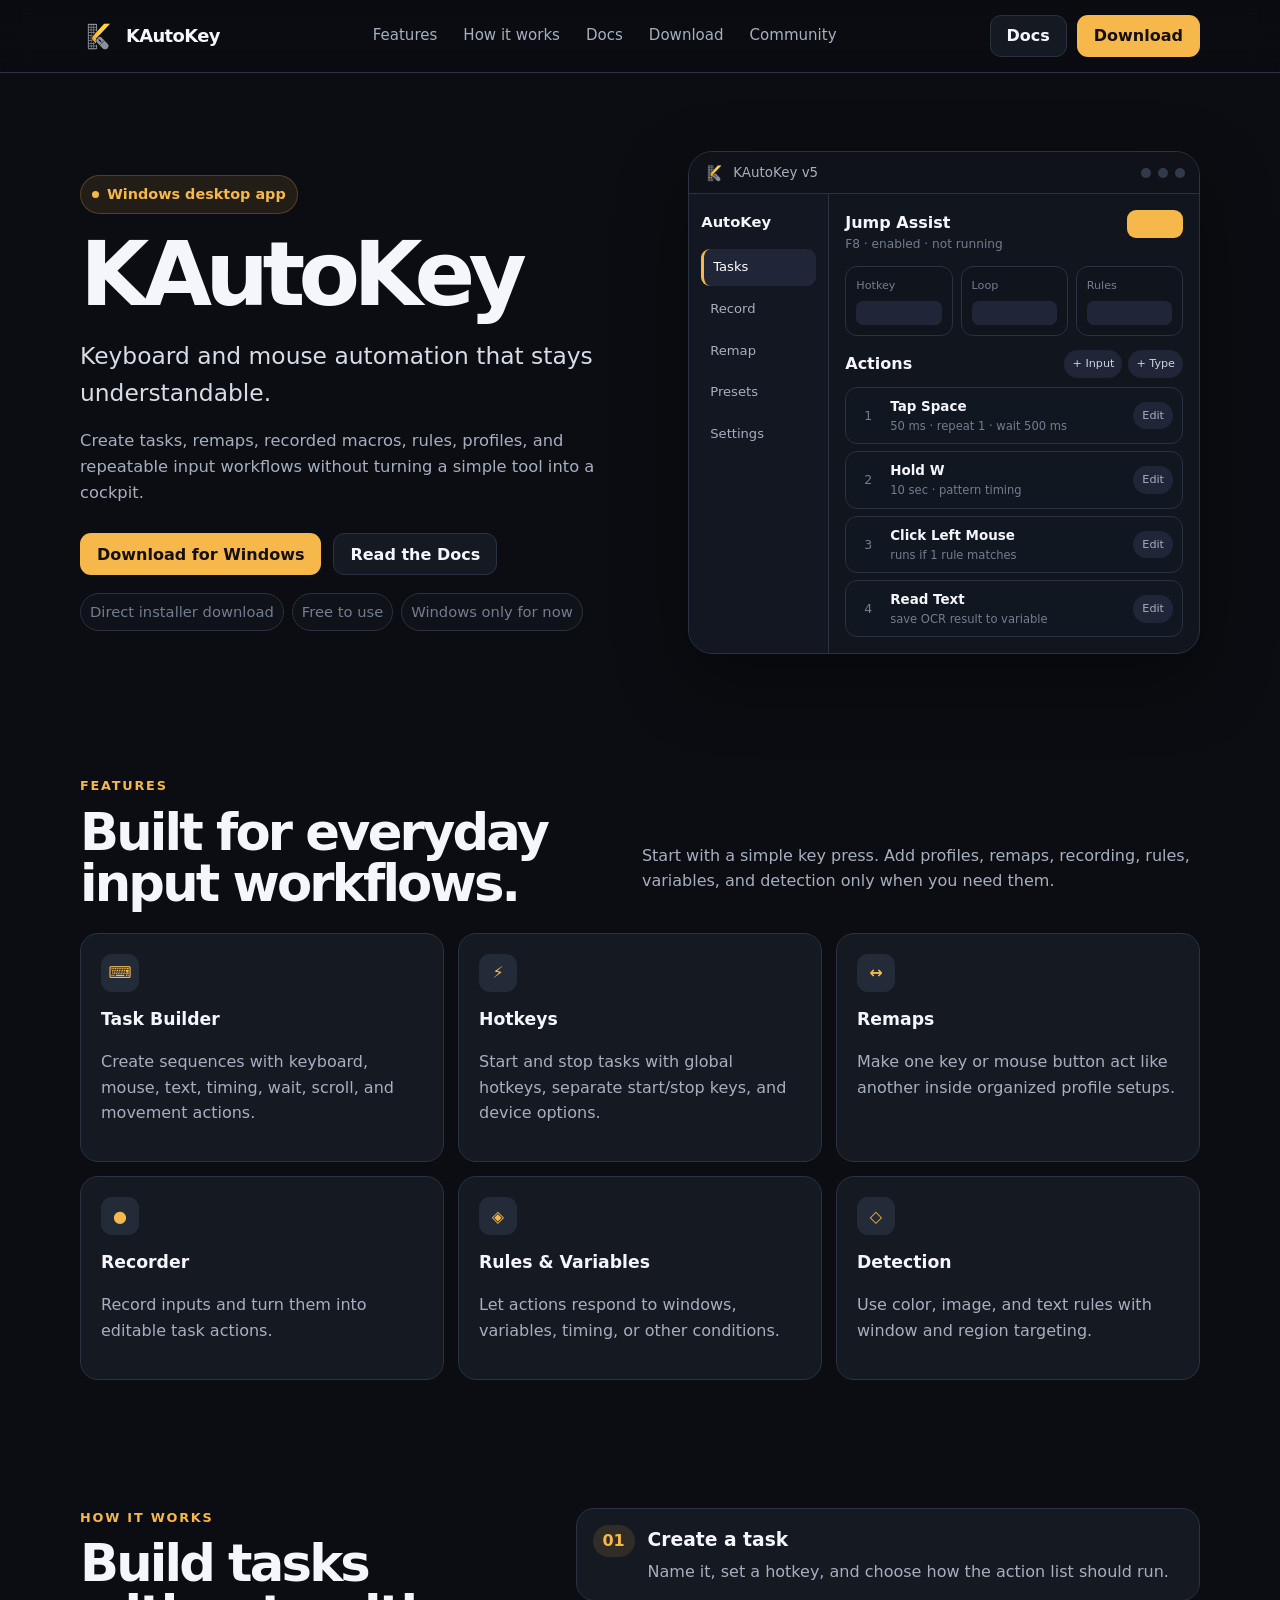
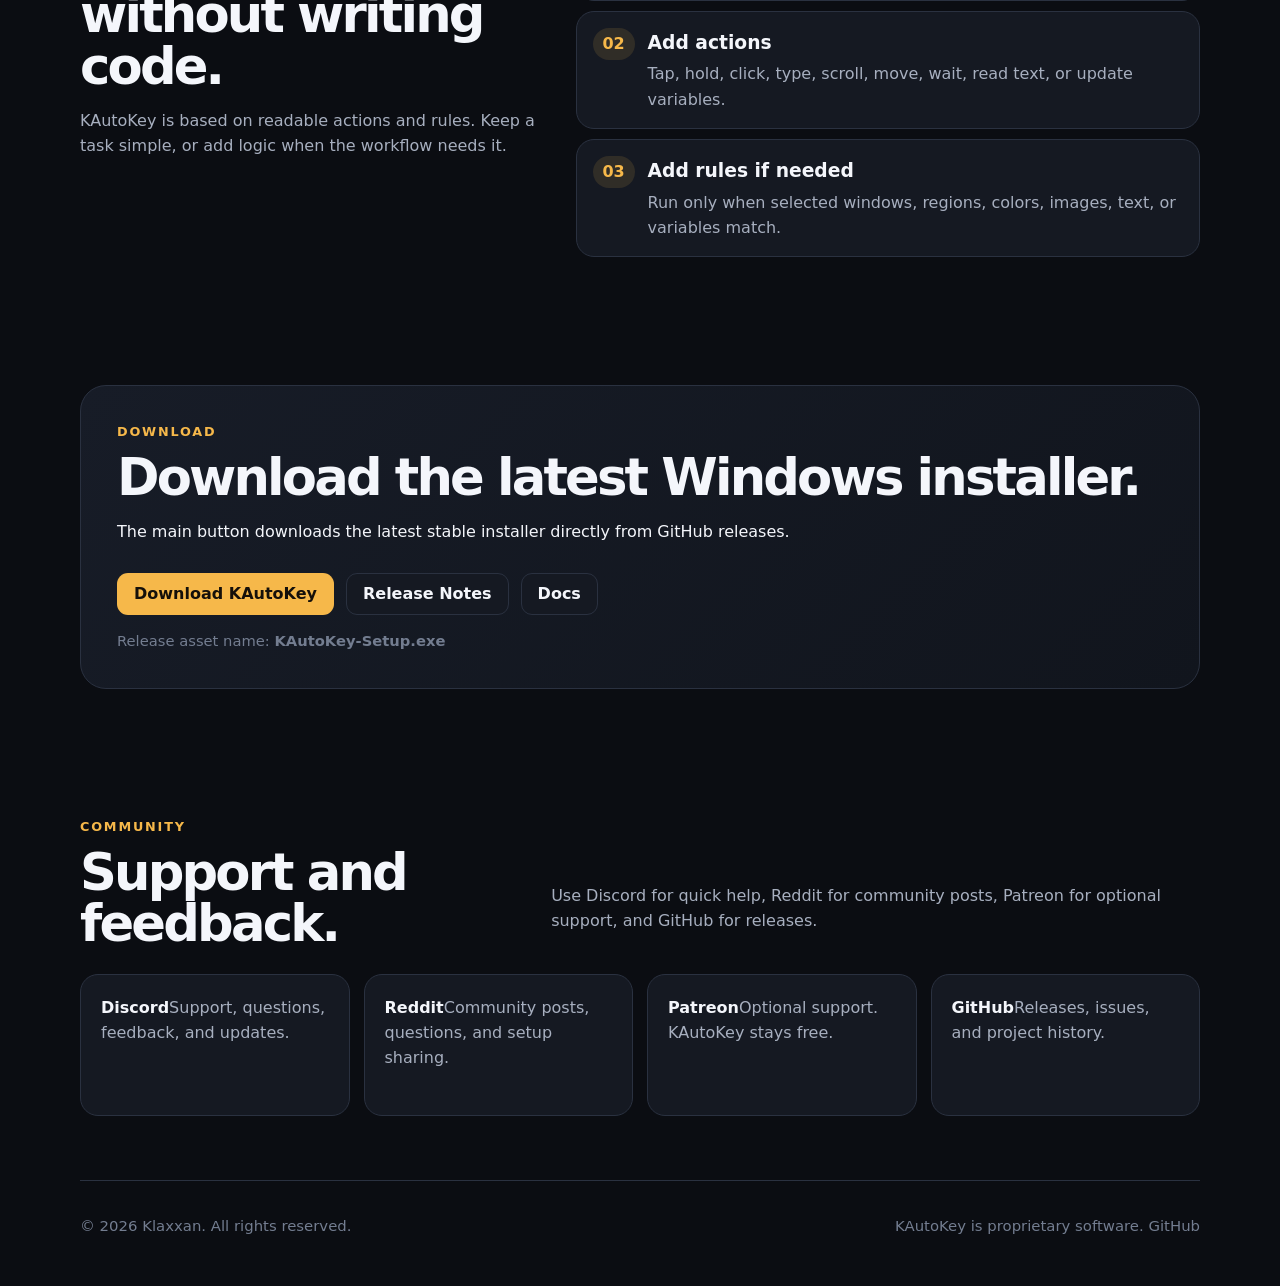
<file: index.html>
<!DOCTYPE html>
<html lang="en">
<head>
<meta charset="UTF-8"/><meta name="viewport" content="width=device-width,initial-scale=1"/>
<title>KAutoKey — Windows Accessibility & Automation Tool</title>
<meta name="description" content="KAutoKey is a free Windows accessibility and automation tool for keyboard and mouse tasks, remaps, recorded macros, rules, profiles, and more."/>
<link rel="icon" href="icon.ico?v=5" type="image/x-icon"/>
<link rel="stylesheet" href="style.css"/>
</head>
<body><div class="nav"><nav class="wrap">
<a class="brand" href="index.html"><img src="icon.ico" alt=""/><span>KAutoKey</span></a>
<div class="links">
<a href="index.html#features">Features</a>
<a href="index.html#how">How it works</a>
<a href="docs/index.html">Docs</a>
<a href="index.html#download">Download</a>
<a href="index.html#community">Community</a>
</div>
<div class="nav-actions"><a class="btn secondary" href="docs/index.html">Docs</a><a class="btn primary" href="https://github.com/Klaxxan/-KAutoKey/releases/latest/download/KAutoKey-Setup.exe">Download</a></div>
</nav></div>
<main id="top">
<section class="hero wrap">
<div>
<div class="kicker">Windows desktop app</div>
<h1>KAutoKey</h1>
<p class="lead">Keyboard and mouse automation that stays understandable.</p>
<p class="body">Create tasks, remaps, recorded macros, rules, profiles, and repeatable input workflows without turning a simple tool into a cockpit.</p>
<div class="hero-actions"><a class="btn primary" href="https://github.com/Klaxxan/-KAutoKey/releases/latest/download/KAutoKey-Setup.exe">Download for Windows</a><a class="btn secondary" href="docs/index.html">Read the Docs</a></div>
<div class="meta"><span>Direct installer download</span><span>Free to use</span><span>Windows only for now</span></div>
</div>
<div class="preview"><div class="preview-top"><div class="window-title"><img src="icon.ico" alt=""/>KAutoKey v5</div><div class="dots"><span></span><span></span><span></span></div></div>
<div class="app"><aside class="side"><strong>AutoKey</strong><span class="active">Tasks</span><span>Record</span><span>Remap</span><span>Presets</span><span>Settings</span></aside>
<div class="main"><div class="task-head"><div><strong>Jump Assist</strong><small>F8 · enabled · not running</small></div><div class="fakebtn"></div></div>
<div class="fields"><div class="field"><small>Hotkey</small><div class="inputline"></div></div><div class="field"><small>Loop</small><div class="inputline"></div></div><div class="field"><small>Rules</small><div class="inputline"></div></div></div>
<div class="actions-head"><strong>Actions</strong><div class="action-buttons"><span>+ Input</span><span>+ Type</span></div></div>
<div class="rows"><div class="row"><span class="num">1</span><div><strong>Tap Space</strong><small>50 ms · repeat 1 · wait 500 ms</small></div><span class="edit">Edit</span></div><div class="row"><span class="num">2</span><div><strong>Hold W</strong><small>10 sec · pattern timing</small></div><span class="edit">Edit</span></div><div class="row"><span class="num">3</span><div><strong>Click Left Mouse</strong><small>runs if 1 rule matches</small></div><span class="edit">Edit</span></div><div class="row"><span class="num">4</span><div><strong>Read Text</strong><small>save OCR result to variable</small></div><span class="edit">Edit</span></div></div>
</div></div></div>
</section>
<section id="features" class="wrap"><div class="section-head"><div><div class="label">Features</div><h2>Built for everyday input workflows.</h2></div><p class="section-copy">Start with a simple key press. Add profiles, remaps, recording, rules, variables, and detection only when you need them.</p></div>
<div class="grid"><article class="card"><div class="icon">⌨</div><h3>Task Builder</h3><p>Create sequences with keyboard, mouse, text, timing, wait, scroll, and movement actions.</p></article><article class="card"><div class="icon">⚡</div><h3>Hotkeys</h3><p>Start and stop tasks with global hotkeys, separate start/stop keys, and device options.</p></article><article class="card"><div class="icon">↔</div><h3>Remaps</h3><p>Make one key or mouse button act like another inside organized profile setups.</p></article><article class="card"><div class="icon">●</div><h3>Recorder</h3><p>Record inputs and turn them into editable task actions.</p></article><article class="card"><div class="icon">◈</div><h3>Rules & Variables</h3><p>Let actions respond to windows, variables, timing, or other conditions.</p></article><article class="card"><div class="icon">◇</div><h3>Detection</h3><p>Use color, image, and text rules with window and region targeting.</p></article></div></section>
<section id="how" class="wrap"><div class="split"><div><div class="label">How it works</div><h2>Build tasks without writing code.</h2><p class="section-copy">KAutoKey is based on readable actions and rules. Keep a task simple, or add logic when the workflow needs it.</p></div><div class="steps"><article class="step"><div class="step-num">01</div><div><h3>Create a task</h3><p>Name it, set a hotkey, and choose how the action list should run.</p></div></article><article class="step"><div class="step-num">02</div><div><h3>Add actions</h3><p>Tap, hold, click, type, scroll, move, wait, read text, or update variables.</p></div></article><article class="step"><div class="step-num">03</div><div><h3>Add rules if needed</h3><p>Run only when selected windows, regions, colors, images, text, or variables match.</p></div></article></div></div></section>
<section id="download" class="wrap"><div class="download"><div class="label">Download</div><h2>Download the latest Windows installer.</h2><p>The main button downloads the latest stable installer directly from GitHub releases.</p><div class="download-actions"><a class="btn primary" href="https://github.com/Klaxxan/-KAutoKey/releases/latest/download/KAutoKey-Setup.exe">Download KAutoKey</a><a class="btn secondary" href="https://github.com/Klaxxan/-KAutoKey/releases/latest" target="_blank" rel="noopener noreferrer">Release Notes</a><a class="btn secondary" href="docs/index.html">Docs</a></div><div class="note">Release asset name: <strong>KAutoKey-Setup.exe</strong></div></div></section>
<section id="community" class="wrap"><div class="section-head"><div><div class="label">Community</div><h2>Support and feedback.</h2></div><p class="section-copy">Use Discord for quick help, Reddit for community posts, Patreon for optional support, and GitHub for releases.</p></div><div class="community"><a class="ccard" href="https://discord.gg/WNUvSUHXSB" target="_blank" rel="noopener noreferrer"><strong>Discord</strong><span>Support, questions, feedback, and updates.</span></a><a class="ccard" href="https://www.reddit.com/r/KAutoKey/" target="_blank" rel="noopener noreferrer"><strong>Reddit</strong><span>Community posts, questions, and setup sharing.</span></a><a class="ccard" href="https://www.patreon.com/cw/KAutoKey" target="_blank" rel="noopener noreferrer"><strong>Patreon</strong><span>Optional support. KAutoKey stays free.</span></a><a class="ccard" href="https://github.com/Klaxxan/-KAutoKey" target="_blank" rel="noopener noreferrer"><strong>GitHub</strong><span>Releases, issues, and project history.</span></a></div></section>
</main><footer class="wrap"><span>© 2026 Klaxxan. All rights reserved.</span><span>KAutoKey is proprietary software. <a href="https://github.com/Klaxxan/-KAutoKey" target="_blank" rel="noopener noreferrer">GitHub</a></span></footer></body></html>
</file>
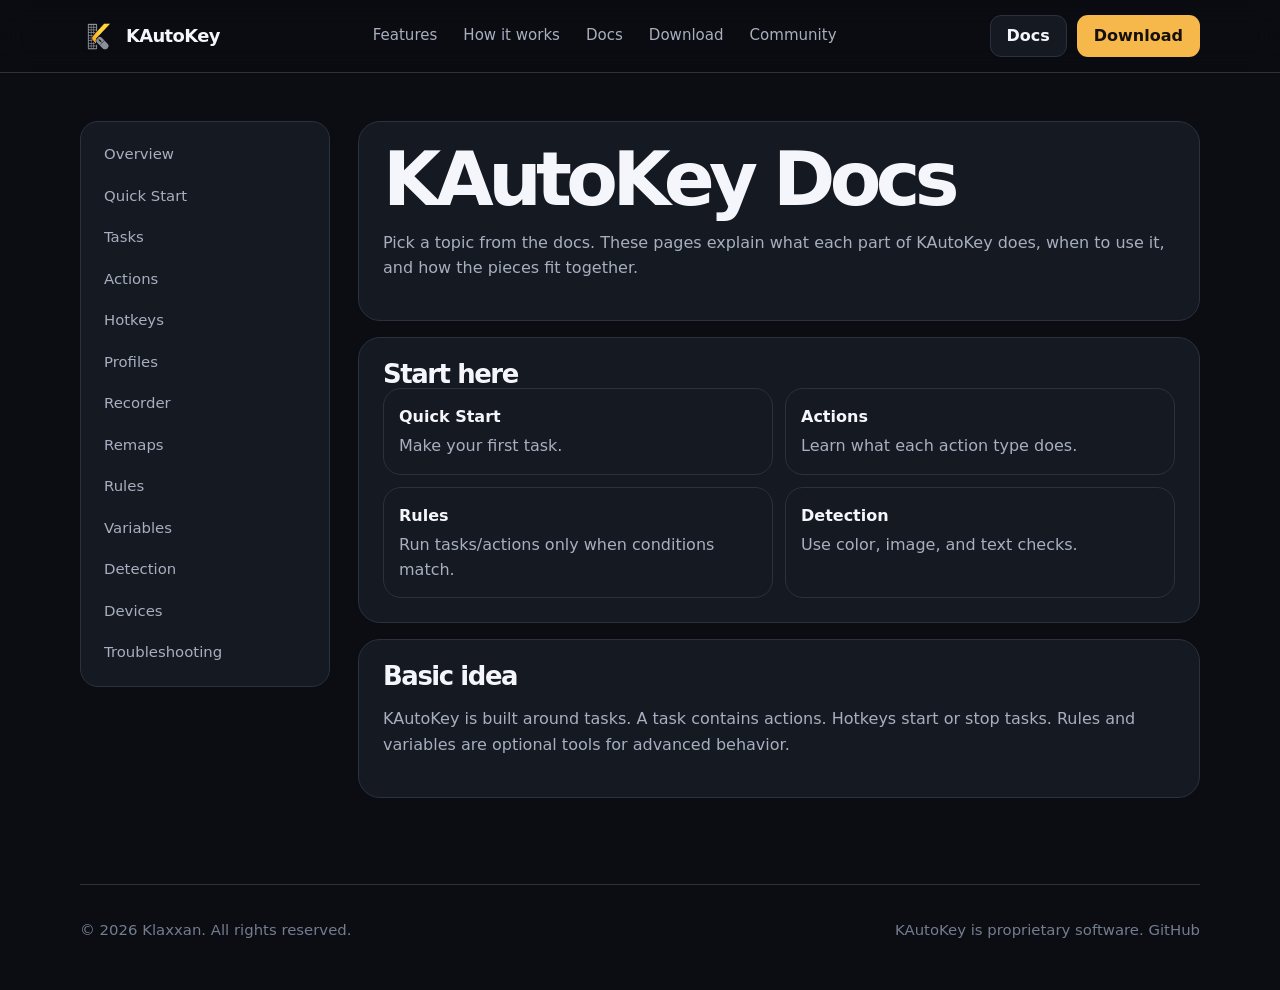
<file: docs/index.html>
<!DOCTYPE html>
<html lang="en">
<head>
<meta charset="UTF-8"/><meta name="viewport" content="width=device-width,initial-scale=1"/>
<title>KAutoKey Docs — KAutoKey Docs</title>
<meta name="description" content="Pick a topic from the docs. These pages explain what each part of KAutoKey does, when to use it, and how the pieces fit together."/>
<link rel="icon" href="../icon.ico?v=5" type="image/x-icon"/>
<link rel="stylesheet" href="../style.css"/>
</head>
<body><div class="nav"><nav class="wrap">
<a class="brand" href="../index.html"><img src="../icon.ico" alt=""/><span>KAutoKey</span></a>
<div class="links">
<a href="../index.html#features">Features</a>
<a href="../index.html#how">How it works</a>
<a href="index.html">Docs</a>
<a href="../index.html#download">Download</a>
<a href="../index.html#community">Community</a>
</div>
<div class="nav-actions"><a class="btn secondary" href="index.html">Docs</a><a class="btn primary" href="https://github.com/Klaxxan/-KAutoKey/releases/latest/download/KAutoKey-Setup.exe">Download</a></div>
</nav></div><div class="wrap docs-layout"><aside class="toc"><a href="index.html">Overview</a><a href="quick-start.html">Quick Start</a><a href="tasks.html">Tasks</a><a href="actions.html">Actions</a><a href="hotkeys.html">Hotkeys</a><a href="profiles.html">Profiles</a><a href="recorder.html">Recorder</a><a href="remaps.html">Remaps</a><a href="rules.html">Rules</a><a href="variables.html">Variables</a><a href="detection.html">Detection</a><a href="devices.html">Devices</a><a href="troubleshooting.html">Troubleshooting</a></aside><main class="doc-main"><div class="doc-hero"><h1>KAutoKey Docs</h1><p>Pick a topic from the docs. These pages explain what each part of KAutoKey does, when to use it, and how the pieces fit together.</p></div><section class="doc-section"><h2>Start here</h2><div class="doc-grid"><a class="doc-card" href="quick-start.html"><strong>Quick Start</strong><span>Make your first task.</span></a><a class="doc-card" href="actions.html"><strong>Actions</strong><span>Learn what each action type does.</span></a><a class="doc-card" href="rules.html"><strong>Rules</strong><span>Run tasks/actions only when conditions match.</span></a><a class="doc-card" href="detection.html"><strong>Detection</strong><span>Use color, image, and text checks.</span></a></div></section><section class="doc-section"><h2>Basic idea</h2><p>KAutoKey is built around tasks. A task contains actions. Hotkeys start or stop tasks. Rules and variables are optional tools for advanced behavior.</p></section></main></div><footer class="wrap"><span>© 2026 Klaxxan. All rights reserved.</span><span>KAutoKey is proprietary software. <a href="https://github.com/Klaxxan/-KAutoKey" target="_blank" rel="noopener noreferrer">GitHub</a></span></footer></body></html>
</file>
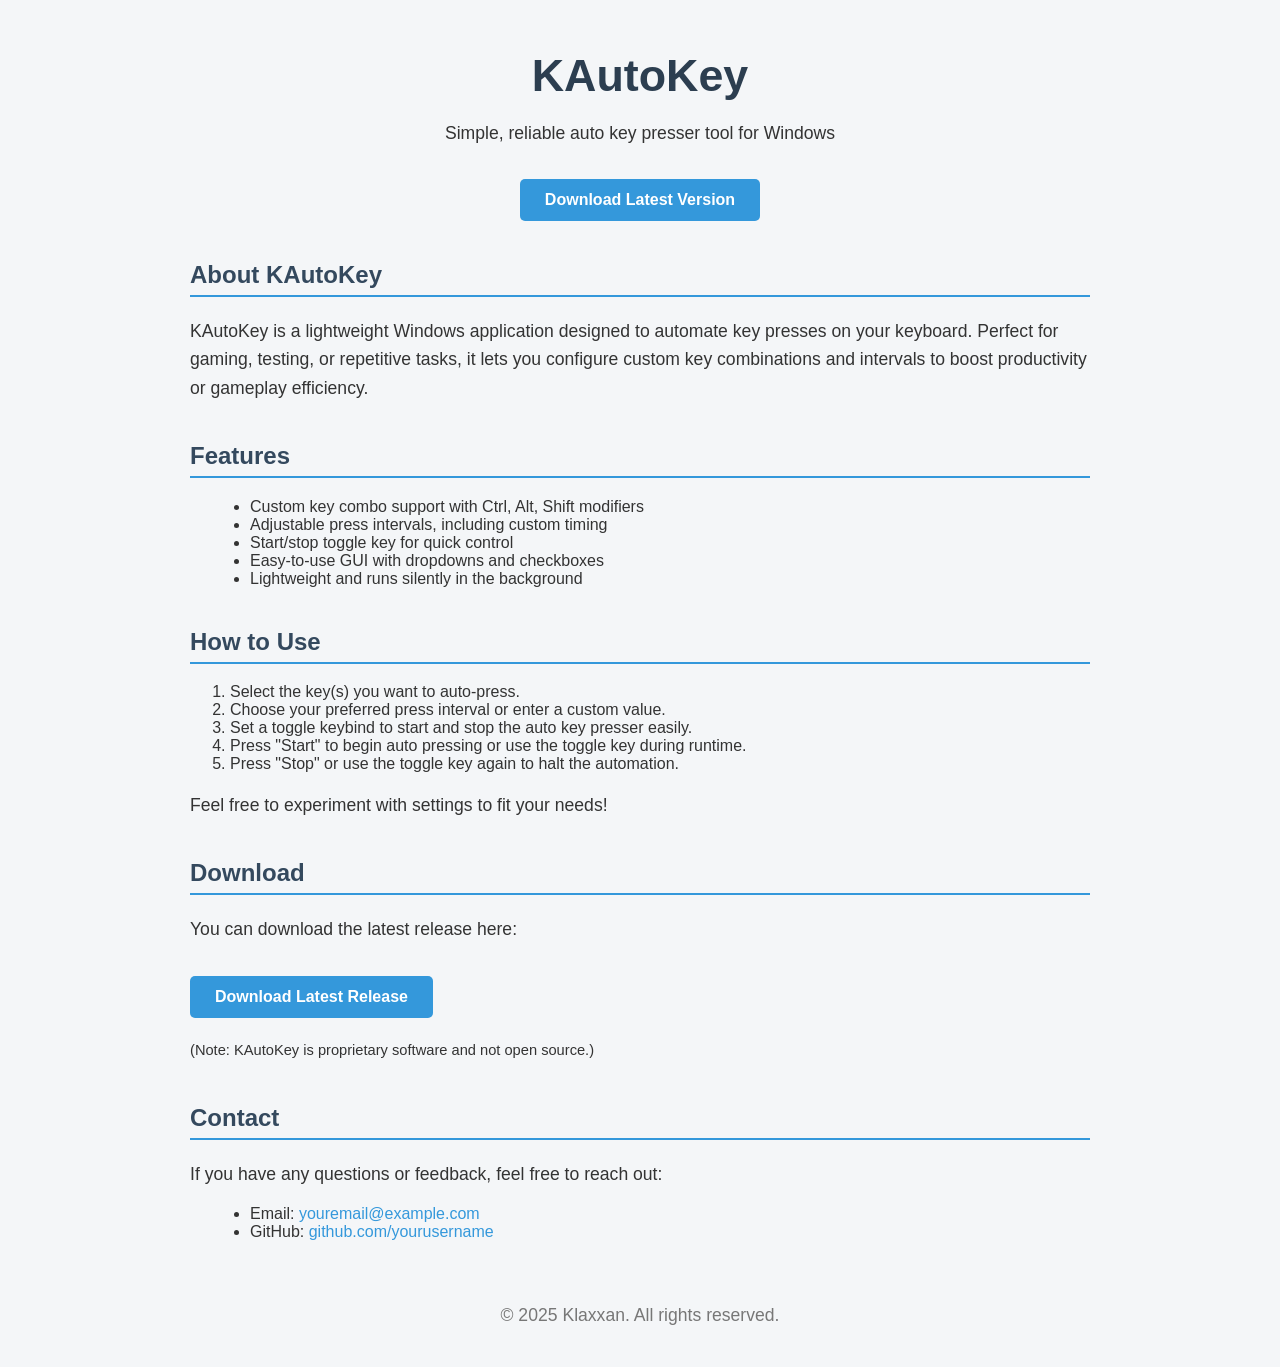
<file: KAutoKey.html>
<!DOCTYPE html>
<html lang="en">
<head>
  <meta charset="UTF-8" />
  <meta name="viewport" content="width=device-width, initial-scale=1" />
  <title>KAutoKey - Auto Key Presser Tool</title>
  <style>
    body {
      font-family: "Segoe UI", Tahoma, Geneva, Verdana, sans-serif;
      max-width: 900px;
      margin: 0 auto;
      padding: 20px;
      background: #f4f6f8;
      color: #333;
    }
    header {
      text-align: center;
      margin-bottom: 40px;
    }
    h1 {
      font-size: 2.8rem;
      margin-bottom: 0;
      color: #2c3e50;
    }
    h2 {
      color: #34495e;
      border-bottom: 2px solid #3498db;
      padding-bottom: 6px;
      margin-top: 40px;
    }
    p {
      line-height: 1.6;
      font-size: 1.1rem;
    }
    ul {
      list-style-type: disc;
      margin-left: 20px;
      margin-bottom: 20px;
    }
    a {
      color: #3498db;
      text-decoration: none;
    }
    a:hover {
      text-decoration: underline;
    }
    .button {
      display: inline-block;
      margin-top: 15px;
      padding: 12px 25px;
      background-color: #3498db;
      color: white;
      font-weight: bold;
      border-radius: 5px;
      text-decoration: none;
      transition: background-color 0.3s ease;
    }
    .button:hover {
      background-color: #2980b9;
    }
    footer {
      margin-top: 60px;
      font-size: 0.9rem;
      text-align: center;
      color: #777;
    }
    .download-section {
      margin-top: 20px;
    }
  </style>
</head>
<body>

<header>
  <h1>KAutoKey</h1>
  <p>Simple, reliable auto key presser tool for Windows</p>
  <a href="#download" class="button">Download Latest Version</a>
</header>

<section id="about">
  <h2>About KAutoKey</h2>
  <p>
    KAutoKey is a lightweight Windows application designed to automate key presses on your keyboard.
    Perfect for gaming, testing, or repetitive tasks, it lets you configure custom key combinations
    and intervals to boost productivity or gameplay efficiency.
  </p>
</section>

<section id="features">
  <h2>Features</h2>
  <ul>
    <li>Custom key combo support with Ctrl, Alt, Shift modifiers</li>
    <li>Adjustable press intervals, including custom timing</li>
    <li>Start/stop toggle key for quick control</li>
    <li>Easy-to-use GUI with dropdowns and checkboxes</li>
    <li>Lightweight and runs silently in the background</li>
  </ul>
</section>

<section id="usage">
  <h2>How to Use</h2>
  <ol>
    <li>Select the key(s) you want to auto-press.</li>
    <li>Choose your preferred press interval or enter a custom value.</li>
    <li>Set a toggle keybind to start and stop the auto key presser easily.</li>
    <li>Press "Start" to begin auto pressing or use the toggle key during runtime.</li>
    <li>Press "Stop" or use the toggle key again to halt the automation.</li>
  </ol>
  <p>Feel free to experiment with settings to fit your needs!</p>
</section>

<section id="download" class="download-section">
  <h2>Download</h2>
  <p>You can download the latest release here:</p>
  <a href="https://github.com/yourusername/KAutoKey/releases/latest" target="_blank" class="button">Download Latest Release</a>
  <p><small>(Note: KAutoKey is proprietary software and not open source.)</small></p>
</section>

<section id="contact">
  <h2>Contact</h2>
  <p>If you have any questions or feedback, feel free to reach out:</p>
  <ul>
    <li>Email: <a href="mailto:youremail@example.com">youremail@example.com</a></li>
    <li>GitHub: <a href="https://github.com/yourusername" target="_blank">github.com/yourusername</a></li>
  </ul>
</section>

<footer>
  <p>© 2025 Klaxxan. All rights reserved.</p>
</footer>

</body>
</html>
</file>
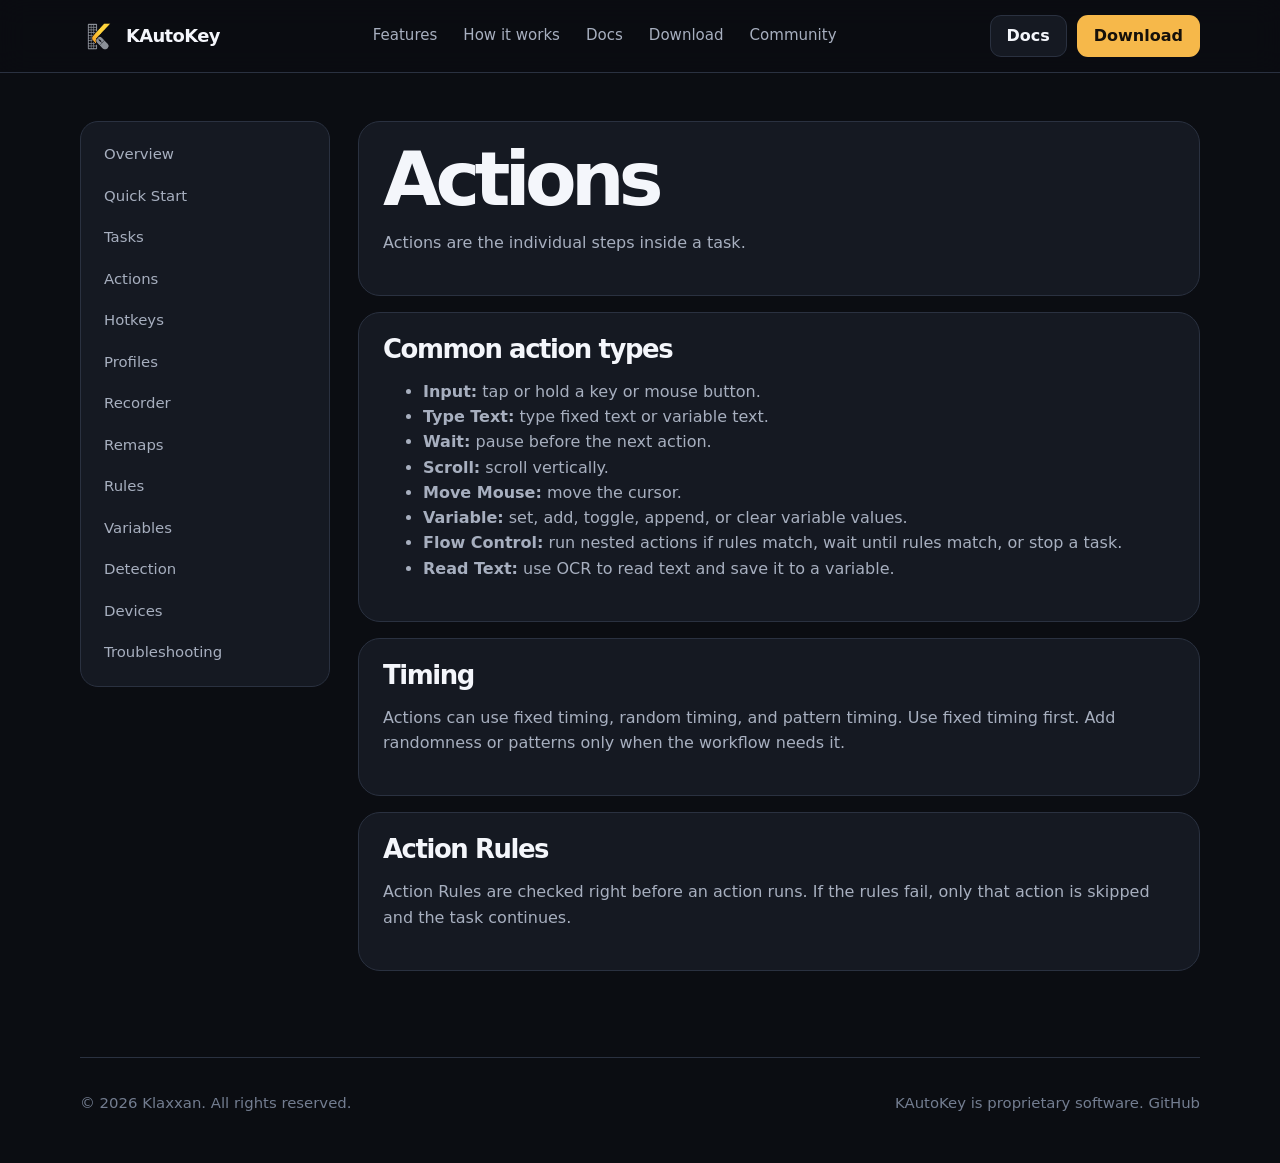
<file: docs/actions.html>
<!DOCTYPE html>
<html lang="en">
<head>
<meta charset="UTF-8"/><meta name="viewport" content="width=device-width,initial-scale=1"/>
<title>KAutoKey Docs — Actions</title>
<meta name="description" content="Actions are the individual steps inside a task."/>
<link rel="icon" href="../icon.ico?v=5" type="image/x-icon"/>
<link rel="stylesheet" href="../style.css"/>
</head>
<body><div class="nav"><nav class="wrap">
<a class="brand" href="../index.html"><img src="../icon.ico" alt=""/><span>KAutoKey</span></a>
<div class="links">
<a href="../index.html#features">Features</a>
<a href="../index.html#how">How it works</a>
<a href="index.html">Docs</a>
<a href="../index.html#download">Download</a>
<a href="../index.html#community">Community</a>
</div>
<div class="nav-actions"><a class="btn secondary" href="index.html">Docs</a><a class="btn primary" href="https://github.com/Klaxxan/-KAutoKey/releases/latest/download/KAutoKey-Setup.exe">Download</a></div>
</nav></div><div class="wrap docs-layout"><aside class="toc"><a href="index.html">Overview</a><a href="quick-start.html">Quick Start</a><a href="tasks.html">Tasks</a><a href="actions.html">Actions</a><a href="hotkeys.html">Hotkeys</a><a href="profiles.html">Profiles</a><a href="recorder.html">Recorder</a><a href="remaps.html">Remaps</a><a href="rules.html">Rules</a><a href="variables.html">Variables</a><a href="detection.html">Detection</a><a href="devices.html">Devices</a><a href="troubleshooting.html">Troubleshooting</a></aside><main class="doc-main"><div class="doc-hero"><h1>Actions</h1><p>Actions are the individual steps inside a task.</p></div><section class="doc-section"><h2>Common action types</h2><ul><li><strong>Input:</strong> tap or hold a key or mouse button.</li><li><strong>Type Text:</strong> type fixed text or variable text.</li><li><strong>Wait:</strong> pause before the next action.</li><li><strong>Scroll:</strong> scroll vertically.</li><li><strong>Move Mouse:</strong> move the cursor.</li><li><strong>Variable:</strong> set, add, toggle, append, or clear variable values.</li><li><strong>Flow Control:</strong> run nested actions if rules match, wait until rules match, or stop a task.</li><li><strong>Read Text:</strong> use OCR to read text and save it to a variable.</li></ul></section><section class="doc-section"><h2>Timing</h2><p>Actions can use fixed timing, random timing, and pattern timing. Use fixed timing first. Add randomness or patterns only when the workflow needs it.</p></section><section class="doc-section"><h2>Action Rules</h2><p>Action Rules are checked right before an action runs. If the rules fail, only that action is skipped and the task continues.</p></section></main></div><footer class="wrap"><span>© 2026 Klaxxan. All rights reserved.</span><span>KAutoKey is proprietary software. <a href="https://github.com/Klaxxan/-KAutoKey" target="_blank" rel="noopener noreferrer">GitHub</a></span></footer></body></html>
</file>
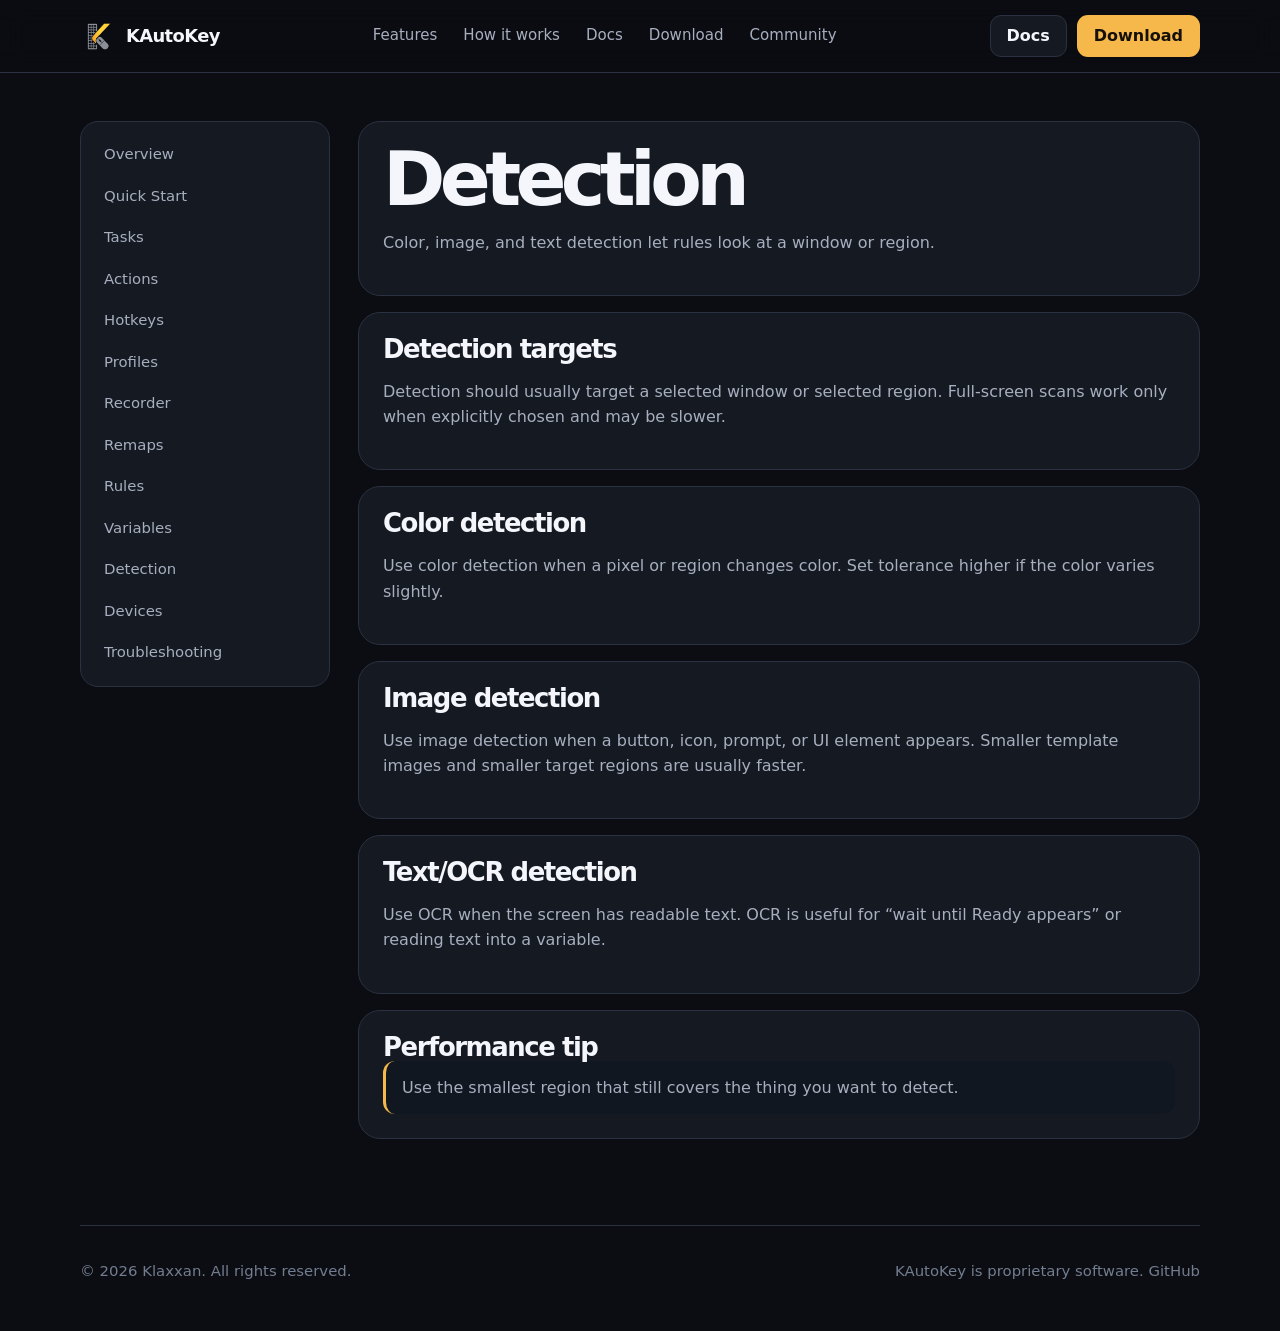
<file: docs/detection.html>
<!DOCTYPE html>
<html lang="en">
<head>
<meta charset="UTF-8"/><meta name="viewport" content="width=device-width,initial-scale=1"/>
<title>KAutoKey Docs — Detection</title>
<meta name="description" content="Color, image, and text detection let rules look at a window or region."/>
<link rel="icon" href="../icon.ico?v=5" type="image/x-icon"/>
<link rel="stylesheet" href="../style.css"/>
</head>
<body><div class="nav"><nav class="wrap">
<a class="brand" href="../index.html"><img src="../icon.ico" alt=""/><span>KAutoKey</span></a>
<div class="links">
<a href="../index.html#features">Features</a>
<a href="../index.html#how">How it works</a>
<a href="index.html">Docs</a>
<a href="../index.html#download">Download</a>
<a href="../index.html#community">Community</a>
</div>
<div class="nav-actions"><a class="btn secondary" href="index.html">Docs</a><a class="btn primary" href="https://github.com/Klaxxan/-KAutoKey/releases/latest/download/KAutoKey-Setup.exe">Download</a></div>
</nav></div><div class="wrap docs-layout"><aside class="toc"><a href="index.html">Overview</a><a href="quick-start.html">Quick Start</a><a href="tasks.html">Tasks</a><a href="actions.html">Actions</a><a href="hotkeys.html">Hotkeys</a><a href="profiles.html">Profiles</a><a href="recorder.html">Recorder</a><a href="remaps.html">Remaps</a><a href="rules.html">Rules</a><a href="variables.html">Variables</a><a href="detection.html">Detection</a><a href="devices.html">Devices</a><a href="troubleshooting.html">Troubleshooting</a></aside><main class="doc-main"><div class="doc-hero"><h1>Detection</h1><p>Color, image, and text detection let rules look at a window or region.</p></div><section class="doc-section"><h2>Detection targets</h2><p>Detection should usually target a selected window or selected region. Full-screen scans work only when explicitly chosen and may be slower.</p></section><section class="doc-section"><h2>Color detection</h2><p>Use color detection when a pixel or region changes color. Set tolerance higher if the color varies slightly.</p></section><section class="doc-section"><h2>Image detection</h2><p>Use image detection when a button, icon, prompt, or UI element appears. Smaller template images and smaller target regions are usually faster.</p></section><section class="doc-section"><h2>Text/OCR detection</h2><p>Use OCR when the screen has readable text. OCR is useful for “wait until Ready appears” or reading text into a variable.</p></section><section class="doc-section"><h2>Performance tip</h2><div class='callout'>Use the smallest region that still covers the thing you want to detect.</div></section></main></div><footer class="wrap"><span>© 2026 Klaxxan. All rights reserved.</span><span>KAutoKey is proprietary software. <a href="https://github.com/Klaxxan/-KAutoKey" target="_blank" rel="noopener noreferrer">GitHub</a></span></footer></body></html>
</file>
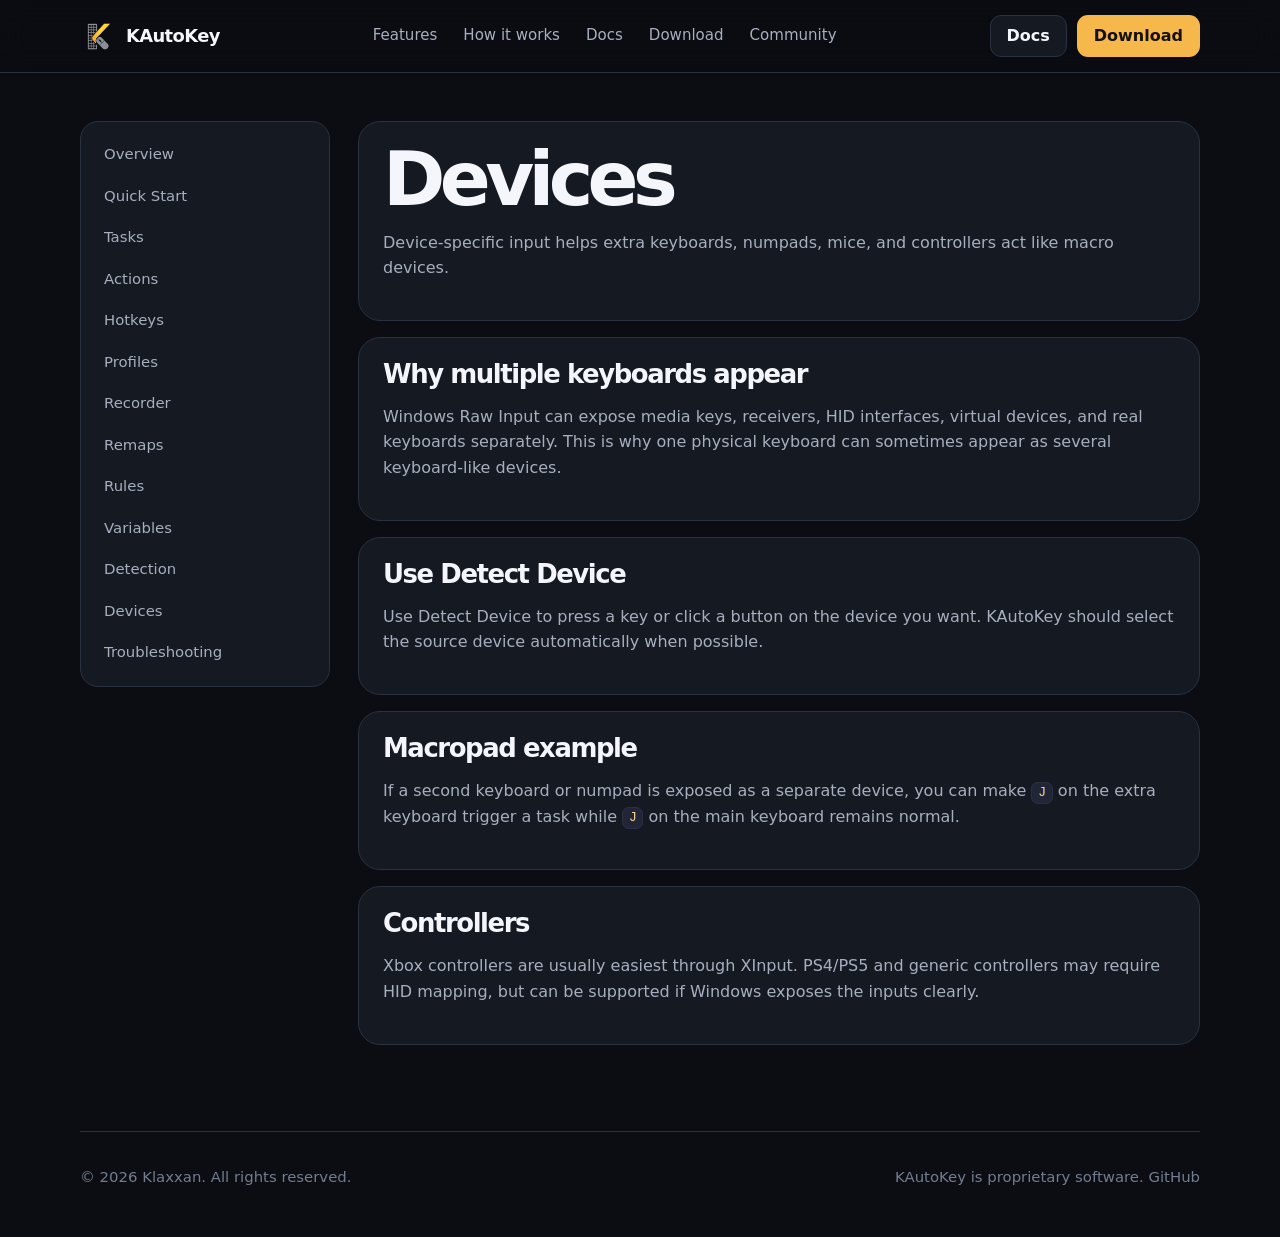
<file: docs/devices.html>
<!DOCTYPE html>
<html lang="en">
<head>
<meta charset="UTF-8"/><meta name="viewport" content="width=device-width,initial-scale=1"/>
<title>KAutoKey Docs — Devices</title>
<meta name="description" content="Device-specific input helps extra keyboards, numpads, mice, and controllers act like macro devices."/>
<link rel="icon" href="../icon.ico?v=5" type="image/x-icon"/>
<link rel="stylesheet" href="../style.css"/>
</head>
<body><div class="nav"><nav class="wrap">
<a class="brand" href="../index.html"><img src="../icon.ico" alt=""/><span>KAutoKey</span></a>
<div class="links">
<a href="../index.html#features">Features</a>
<a href="../index.html#how">How it works</a>
<a href="index.html">Docs</a>
<a href="../index.html#download">Download</a>
<a href="../index.html#community">Community</a>
</div>
<div class="nav-actions"><a class="btn secondary" href="index.html">Docs</a><a class="btn primary" href="https://github.com/Klaxxan/-KAutoKey/releases/latest/download/KAutoKey-Setup.exe">Download</a></div>
</nav></div><div class="wrap docs-layout"><aside class="toc"><a href="index.html">Overview</a><a href="quick-start.html">Quick Start</a><a href="tasks.html">Tasks</a><a href="actions.html">Actions</a><a href="hotkeys.html">Hotkeys</a><a href="profiles.html">Profiles</a><a href="recorder.html">Recorder</a><a href="remaps.html">Remaps</a><a href="rules.html">Rules</a><a href="variables.html">Variables</a><a href="detection.html">Detection</a><a href="devices.html">Devices</a><a href="troubleshooting.html">Troubleshooting</a></aside><main class="doc-main"><div class="doc-hero"><h1>Devices</h1><p>Device-specific input helps extra keyboards, numpads, mice, and controllers act like macro devices.</p></div><section class="doc-section"><h2>Why multiple keyboards appear</h2><p>Windows Raw Input can expose media keys, receivers, HID interfaces, virtual devices, and real keyboards separately. This is why one physical keyboard can sometimes appear as several keyboard-like devices.</p></section><section class="doc-section"><h2>Use Detect Device</h2><p>Use Detect Device to press a key or click a button on the device you want. KAutoKey should select the source device automatically when possible.</p></section><section class="doc-section"><h2>Macropad example</h2><p>If a second keyboard or numpad is exposed as a separate device, you can make <code>J</code> on the extra keyboard trigger a task while <code>J</code> on the main keyboard remains normal.</p></section><section class="doc-section"><h2>Controllers</h2><p>Xbox controllers are usually easiest through XInput. PS4/PS5 and generic controllers may require HID mapping, but can be supported if Windows exposes the inputs clearly.</p></section></main></div><footer class="wrap"><span>© 2026 Klaxxan. All rights reserved.</span><span>KAutoKey is proprietary software. <a href="https://github.com/Klaxxan/-KAutoKey" target="_blank" rel="noopener noreferrer">GitHub</a></span></footer></body></html>
</file>
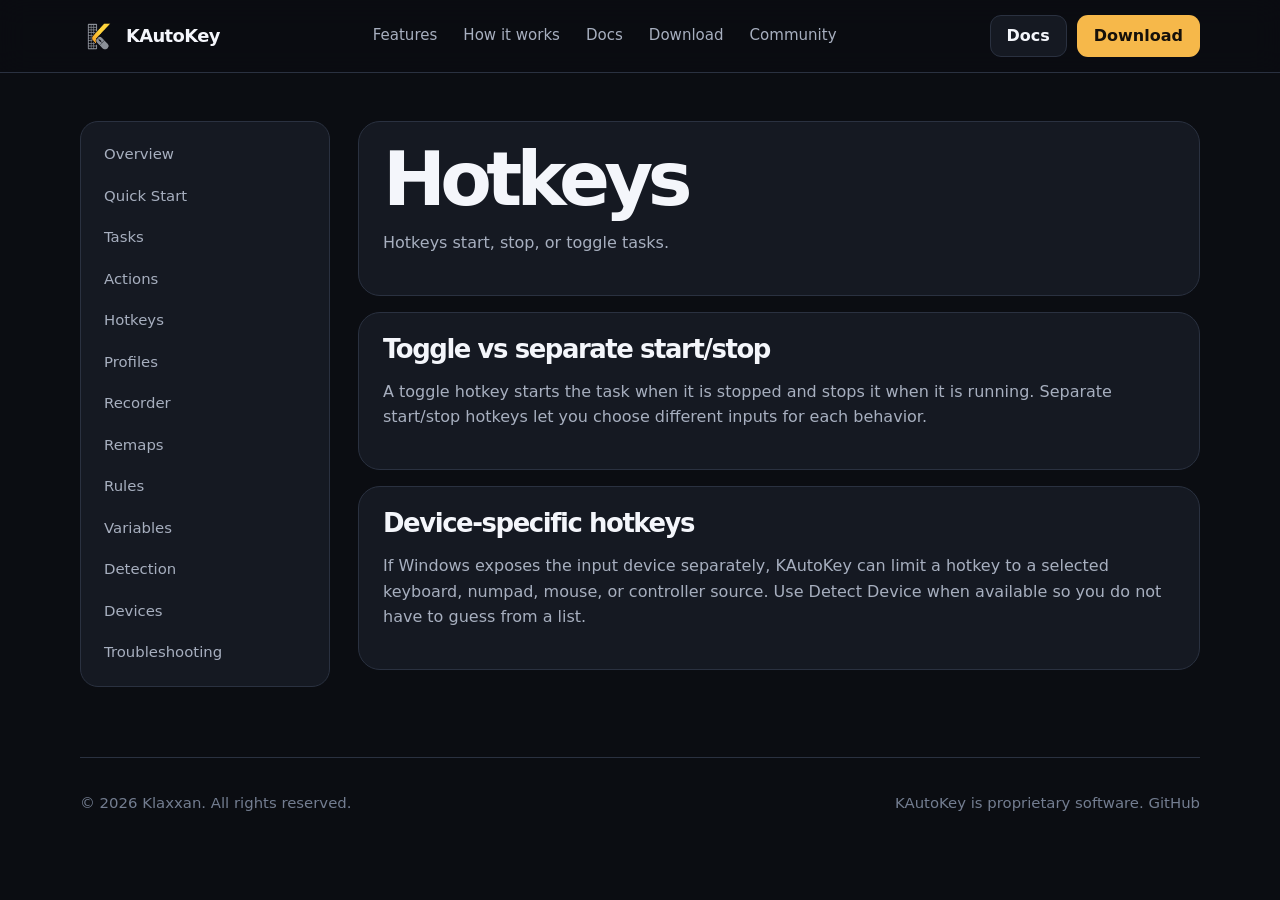
<file: docs/hotkeys.html>
<!DOCTYPE html>
<html lang="en">
<head>
<meta charset="UTF-8"/><meta name="viewport" content="width=device-width,initial-scale=1"/>
<title>KAutoKey Docs — Hotkeys</title>
<meta name="description" content="Hotkeys start, stop, or toggle tasks."/>
<link rel="icon" href="../icon.ico?v=5" type="image/x-icon"/>
<link rel="stylesheet" href="../style.css"/>
</head>
<body><div class="nav"><nav class="wrap">
<a class="brand" href="../index.html"><img src="../icon.ico" alt=""/><span>KAutoKey</span></a>
<div class="links">
<a href="../index.html#features">Features</a>
<a href="../index.html#how">How it works</a>
<a href="index.html">Docs</a>
<a href="../index.html#download">Download</a>
<a href="../index.html#community">Community</a>
</div>
<div class="nav-actions"><a class="btn secondary" href="index.html">Docs</a><a class="btn primary" href="https://github.com/Klaxxan/-KAutoKey/releases/latest/download/KAutoKey-Setup.exe">Download</a></div>
</nav></div><div class="wrap docs-layout"><aside class="toc"><a href="index.html">Overview</a><a href="quick-start.html">Quick Start</a><a href="tasks.html">Tasks</a><a href="actions.html">Actions</a><a href="hotkeys.html">Hotkeys</a><a href="profiles.html">Profiles</a><a href="recorder.html">Recorder</a><a href="remaps.html">Remaps</a><a href="rules.html">Rules</a><a href="variables.html">Variables</a><a href="detection.html">Detection</a><a href="devices.html">Devices</a><a href="troubleshooting.html">Troubleshooting</a></aside><main class="doc-main"><div class="doc-hero"><h1>Hotkeys</h1><p>Hotkeys start, stop, or toggle tasks.</p></div><section class="doc-section"><h2>Toggle vs separate start/stop</h2><p>A toggle hotkey starts the task when it is stopped and stops it when it is running. Separate start/stop hotkeys let you choose different inputs for each behavior.</p></section><section class="doc-section"><h2>Device-specific hotkeys</h2><p>If Windows exposes the input device separately, KAutoKey can limit a hotkey to a selected keyboard, numpad, mouse, or controller source. Use Detect Device when available so you do not have to guess from a list.</p></section></main></div><footer class="wrap"><span>© 2026 Klaxxan. All rights reserved.</span><span>KAutoKey is proprietary software. <a href="https://github.com/Klaxxan/-KAutoKey" target="_blank" rel="noopener noreferrer">GitHub</a></span></footer></body></html>
</file>
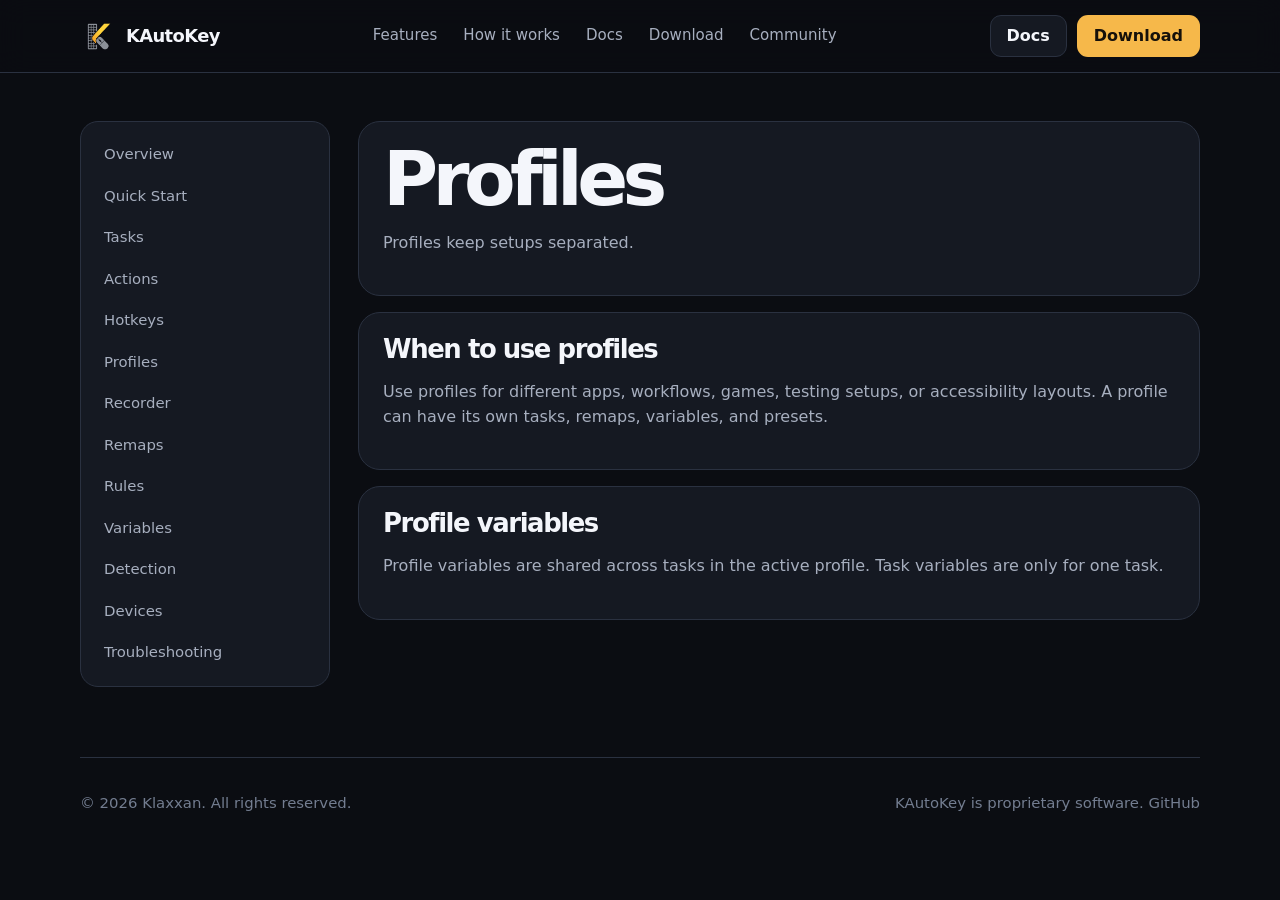
<file: docs/profiles.html>
<!DOCTYPE html>
<html lang="en">
<head>
<meta charset="UTF-8"/><meta name="viewport" content="width=device-width,initial-scale=1"/>
<title>KAutoKey Docs — Profiles</title>
<meta name="description" content="Profiles keep setups separated."/>
<link rel="icon" href="../icon.ico?v=5" type="image/x-icon"/>
<link rel="stylesheet" href="../style.css"/>
</head>
<body><div class="nav"><nav class="wrap">
<a class="brand" href="../index.html"><img src="../icon.ico" alt=""/><span>KAutoKey</span></a>
<div class="links">
<a href="../index.html#features">Features</a>
<a href="../index.html#how">How it works</a>
<a href="index.html">Docs</a>
<a href="../index.html#download">Download</a>
<a href="../index.html#community">Community</a>
</div>
<div class="nav-actions"><a class="btn secondary" href="index.html">Docs</a><a class="btn primary" href="https://github.com/Klaxxan/-KAutoKey/releases/latest/download/KAutoKey-Setup.exe">Download</a></div>
</nav></div><div class="wrap docs-layout"><aside class="toc"><a href="index.html">Overview</a><a href="quick-start.html">Quick Start</a><a href="tasks.html">Tasks</a><a href="actions.html">Actions</a><a href="hotkeys.html">Hotkeys</a><a href="profiles.html">Profiles</a><a href="recorder.html">Recorder</a><a href="remaps.html">Remaps</a><a href="rules.html">Rules</a><a href="variables.html">Variables</a><a href="detection.html">Detection</a><a href="devices.html">Devices</a><a href="troubleshooting.html">Troubleshooting</a></aside><main class="doc-main"><div class="doc-hero"><h1>Profiles</h1><p>Profiles keep setups separated.</p></div><section class="doc-section"><h2>When to use profiles</h2><p>Use profiles for different apps, workflows, games, testing setups, or accessibility layouts. A profile can have its own tasks, remaps, variables, and presets.</p></section><section class="doc-section"><h2>Profile variables</h2><p>Profile variables are shared across tasks in the active profile. Task variables are only for one task.</p></section></main></div><footer class="wrap"><span>© 2026 Klaxxan. All rights reserved.</span><span>KAutoKey is proprietary software. <a href="https://github.com/Klaxxan/-KAutoKey" target="_blank" rel="noopener noreferrer">GitHub</a></span></footer></body></html>
</file>
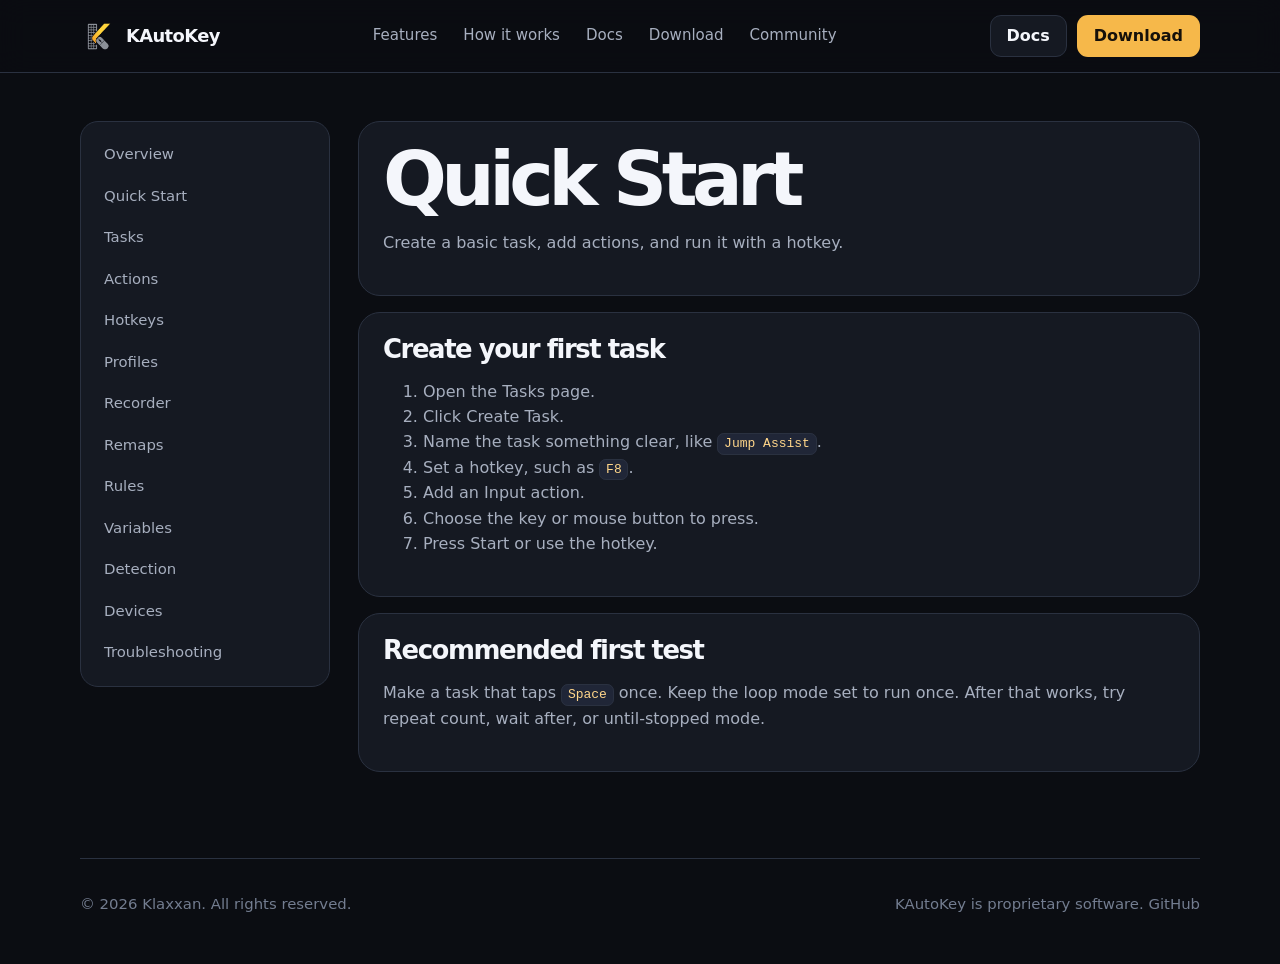
<file: docs/quick-start.html>
<!DOCTYPE html>
<html lang="en">
<head>
<meta charset="UTF-8"/><meta name="viewport" content="width=device-width,initial-scale=1"/>
<title>KAutoKey Docs — Quick Start</title>
<meta name="description" content="Create a basic task, add actions, and run it with a hotkey."/>
<link rel="icon" href="../icon.ico?v=5" type="image/x-icon"/>
<link rel="stylesheet" href="../style.css"/>
</head>
<body><div class="nav"><nav class="wrap">
<a class="brand" href="../index.html"><img src="../icon.ico" alt=""/><span>KAutoKey</span></a>
<div class="links">
<a href="../index.html#features">Features</a>
<a href="../index.html#how">How it works</a>
<a href="index.html">Docs</a>
<a href="../index.html#download">Download</a>
<a href="../index.html#community">Community</a>
</div>
<div class="nav-actions"><a class="btn secondary" href="index.html">Docs</a><a class="btn primary" href="https://github.com/Klaxxan/-KAutoKey/releases/latest/download/KAutoKey-Setup.exe">Download</a></div>
</nav></div><div class="wrap docs-layout"><aside class="toc"><a href="index.html">Overview</a><a href="quick-start.html">Quick Start</a><a href="tasks.html">Tasks</a><a href="actions.html">Actions</a><a href="hotkeys.html">Hotkeys</a><a href="profiles.html">Profiles</a><a href="recorder.html">Recorder</a><a href="remaps.html">Remaps</a><a href="rules.html">Rules</a><a href="variables.html">Variables</a><a href="detection.html">Detection</a><a href="devices.html">Devices</a><a href="troubleshooting.html">Troubleshooting</a></aside><main class="doc-main"><div class="doc-hero"><h1>Quick Start</h1><p>Create a basic task, add actions, and run it with a hotkey.</p></div><section class="doc-section"><h2>Create your first task</h2><ol><li>Open the Tasks page.</li><li>Click Create Task.</li><li>Name the task something clear, like <code>Jump Assist</code>.</li><li>Set a hotkey, such as <code>F8</code>.</li><li>Add an Input action.</li><li>Choose the key or mouse button to press.</li><li>Press Start or use the hotkey.</li></ol></section><section class="doc-section"><h2>Recommended first test</h2><p>Make a task that taps <code>Space</code> once. Keep the loop mode set to run once. After that works, try repeat count, wait after, or until-stopped mode.</p></section></main></div><footer class="wrap"><span>© 2026 Klaxxan. All rights reserved.</span><span>KAutoKey is proprietary software. <a href="https://github.com/Klaxxan/-KAutoKey" target="_blank" rel="noopener noreferrer">GitHub</a></span></footer></body></html>
</file>
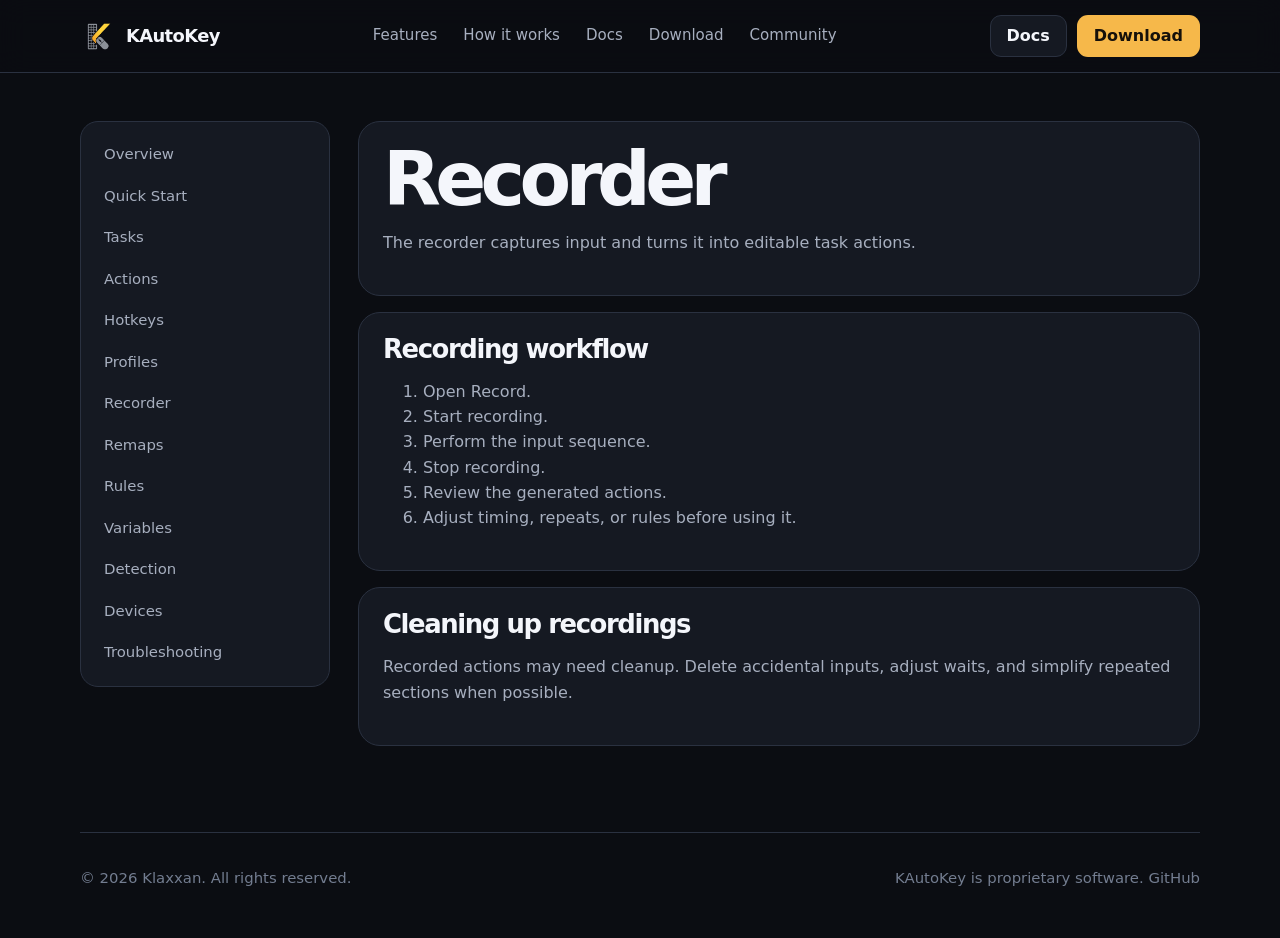
<file: docs/recorder.html>
<!DOCTYPE html>
<html lang="en">
<head>
<meta charset="UTF-8"/><meta name="viewport" content="width=device-width,initial-scale=1"/>
<title>KAutoKey Docs — Recorder</title>
<meta name="description" content="The recorder captures input and turns it into editable task actions."/>
<link rel="icon" href="../icon.ico?v=5" type="image/x-icon"/>
<link rel="stylesheet" href="../style.css"/>
</head>
<body><div class="nav"><nav class="wrap">
<a class="brand" href="../index.html"><img src="../icon.ico" alt=""/><span>KAutoKey</span></a>
<div class="links">
<a href="../index.html#features">Features</a>
<a href="../index.html#how">How it works</a>
<a href="index.html">Docs</a>
<a href="../index.html#download">Download</a>
<a href="../index.html#community">Community</a>
</div>
<div class="nav-actions"><a class="btn secondary" href="index.html">Docs</a><a class="btn primary" href="https://github.com/Klaxxan/-KAutoKey/releases/latest/download/KAutoKey-Setup.exe">Download</a></div>
</nav></div><div class="wrap docs-layout"><aside class="toc"><a href="index.html">Overview</a><a href="quick-start.html">Quick Start</a><a href="tasks.html">Tasks</a><a href="actions.html">Actions</a><a href="hotkeys.html">Hotkeys</a><a href="profiles.html">Profiles</a><a href="recorder.html">Recorder</a><a href="remaps.html">Remaps</a><a href="rules.html">Rules</a><a href="variables.html">Variables</a><a href="detection.html">Detection</a><a href="devices.html">Devices</a><a href="troubleshooting.html">Troubleshooting</a></aside><main class="doc-main"><div class="doc-hero"><h1>Recorder</h1><p>The recorder captures input and turns it into editable task actions.</p></div><section class="doc-section"><h2>Recording workflow</h2><ol><li>Open Record.</li><li>Start recording.</li><li>Perform the input sequence.</li><li>Stop recording.</li><li>Review the generated actions.</li><li>Adjust timing, repeats, or rules before using it.</li></ol></section><section class="doc-section"><h2>Cleaning up recordings</h2><p>Recorded actions may need cleanup. Delete accidental inputs, adjust waits, and simplify repeated sections when possible.</p></section></main></div><footer class="wrap"><span>© 2026 Klaxxan. All rights reserved.</span><span>KAutoKey is proprietary software. <a href="https://github.com/Klaxxan/-KAutoKey" target="_blank" rel="noopener noreferrer">GitHub</a></span></footer></body></html>
</file>
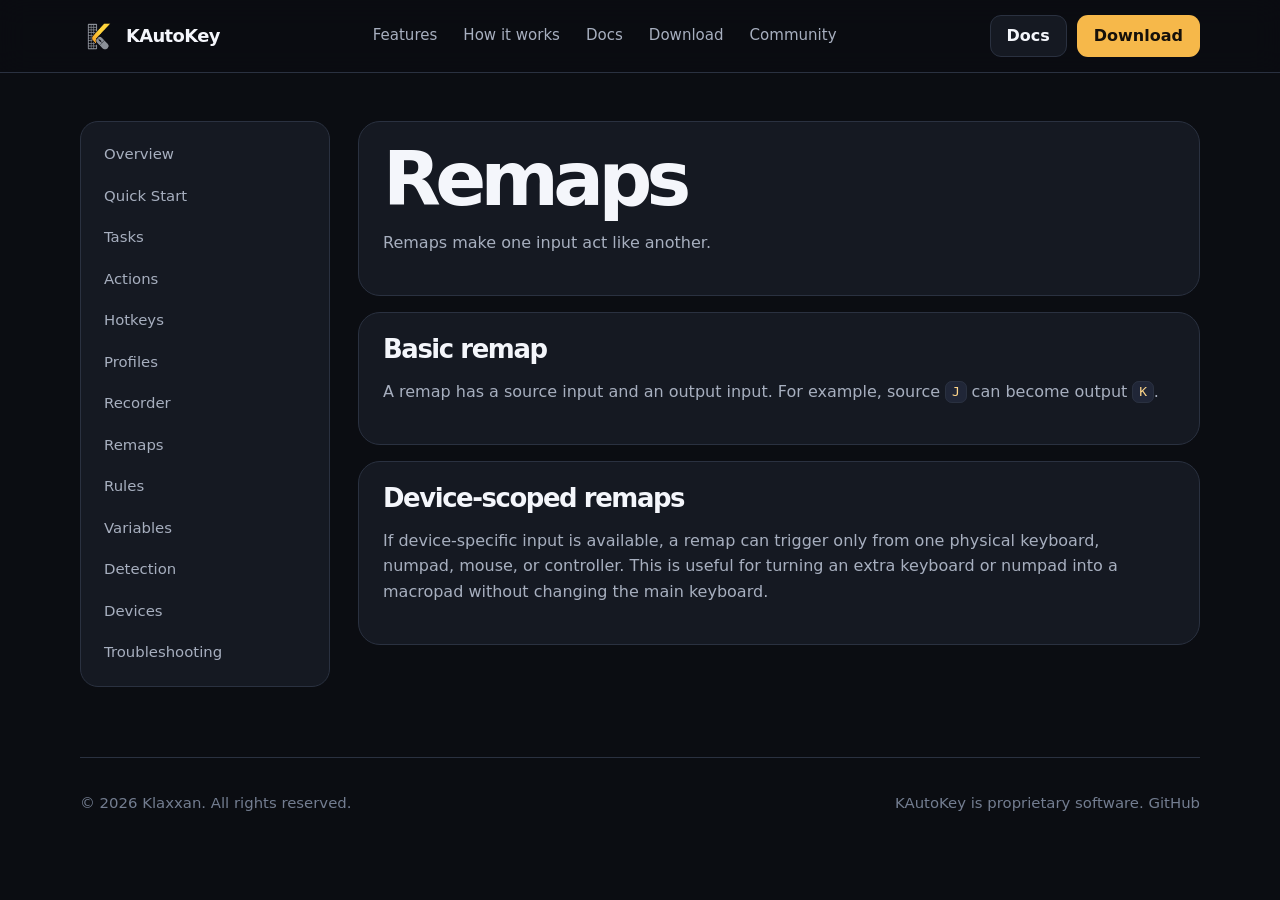
<file: docs/remaps.html>
<!DOCTYPE html>
<html lang="en">
<head>
<meta charset="UTF-8"/><meta name="viewport" content="width=device-width,initial-scale=1"/>
<title>KAutoKey Docs — Remaps</title>
<meta name="description" content="Remaps make one input act like another."/>
<link rel="icon" href="../icon.ico?v=5" type="image/x-icon"/>
<link rel="stylesheet" href="../style.css"/>
</head>
<body><div class="nav"><nav class="wrap">
<a class="brand" href="../index.html"><img src="../icon.ico" alt=""/><span>KAutoKey</span></a>
<div class="links">
<a href="../index.html#features">Features</a>
<a href="../index.html#how">How it works</a>
<a href="index.html">Docs</a>
<a href="../index.html#download">Download</a>
<a href="../index.html#community">Community</a>
</div>
<div class="nav-actions"><a class="btn secondary" href="index.html">Docs</a><a class="btn primary" href="https://github.com/Klaxxan/-KAutoKey/releases/latest/download/KAutoKey-Setup.exe">Download</a></div>
</nav></div><div class="wrap docs-layout"><aside class="toc"><a href="index.html">Overview</a><a href="quick-start.html">Quick Start</a><a href="tasks.html">Tasks</a><a href="actions.html">Actions</a><a href="hotkeys.html">Hotkeys</a><a href="profiles.html">Profiles</a><a href="recorder.html">Recorder</a><a href="remaps.html">Remaps</a><a href="rules.html">Rules</a><a href="variables.html">Variables</a><a href="detection.html">Detection</a><a href="devices.html">Devices</a><a href="troubleshooting.html">Troubleshooting</a></aside><main class="doc-main"><div class="doc-hero"><h1>Remaps</h1><p>Remaps make one input act like another.</p></div><section class="doc-section"><h2>Basic remap</h2><p>A remap has a source input and an output input. For example, source <code>J</code> can become output <code>K</code>.</p></section><section class="doc-section"><h2>Device-scoped remaps</h2><p>If device-specific input is available, a remap can trigger only from one physical keyboard, numpad, mouse, or controller. This is useful for turning an extra keyboard or numpad into a macropad without changing the main keyboard.</p></section></main></div><footer class="wrap"><span>© 2026 Klaxxan. All rights reserved.</span><span>KAutoKey is proprietary software. <a href="https://github.com/Klaxxan/-KAutoKey" target="_blank" rel="noopener noreferrer">GitHub</a></span></footer></body></html>
</file>
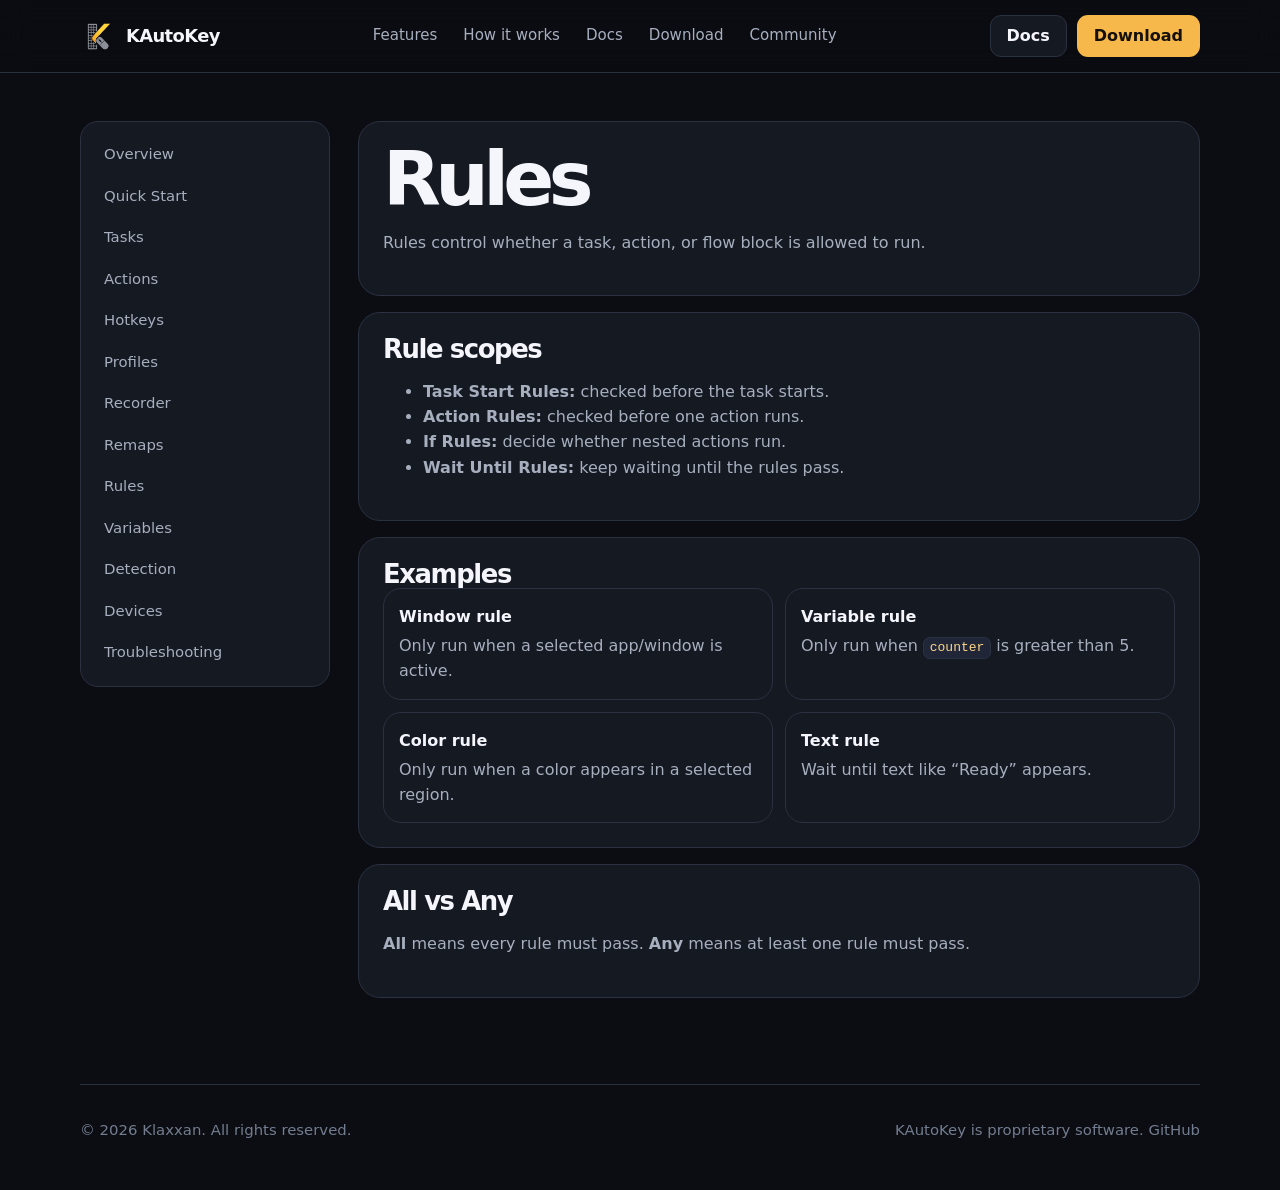
<file: docs/rules.html>
<!DOCTYPE html>
<html lang="en">
<head>
<meta charset="UTF-8"/><meta name="viewport" content="width=device-width,initial-scale=1"/>
<title>KAutoKey Docs — Rules</title>
<meta name="description" content="Rules control whether a task, action, or flow block is allowed to run."/>
<link rel="icon" href="../icon.ico?v=5" type="image/x-icon"/>
<link rel="stylesheet" href="../style.css"/>
</head>
<body><div class="nav"><nav class="wrap">
<a class="brand" href="../index.html"><img src="../icon.ico" alt=""/><span>KAutoKey</span></a>
<div class="links">
<a href="../index.html#features">Features</a>
<a href="../index.html#how">How it works</a>
<a href="index.html">Docs</a>
<a href="../index.html#download">Download</a>
<a href="../index.html#community">Community</a>
</div>
<div class="nav-actions"><a class="btn secondary" href="index.html">Docs</a><a class="btn primary" href="https://github.com/Klaxxan/-KAutoKey/releases/latest/download/KAutoKey-Setup.exe">Download</a></div>
</nav></div><div class="wrap docs-layout"><aside class="toc"><a href="index.html">Overview</a><a href="quick-start.html">Quick Start</a><a href="tasks.html">Tasks</a><a href="actions.html">Actions</a><a href="hotkeys.html">Hotkeys</a><a href="profiles.html">Profiles</a><a href="recorder.html">Recorder</a><a href="remaps.html">Remaps</a><a href="rules.html">Rules</a><a href="variables.html">Variables</a><a href="detection.html">Detection</a><a href="devices.html">Devices</a><a href="troubleshooting.html">Troubleshooting</a></aside><main class="doc-main"><div class="doc-hero"><h1>Rules</h1><p>Rules control whether a task, action, or flow block is allowed to run.</p></div><section class="doc-section"><h2>Rule scopes</h2><ul><li><strong>Task Start Rules:</strong> checked before the task starts.</li><li><strong>Action Rules:</strong> checked before one action runs.</li><li><strong>If Rules:</strong> decide whether nested actions run.</li><li><strong>Wait Until Rules:</strong> keep waiting until the rules pass.</li></ul></section><section class="doc-section"><h2>Examples</h2><div class='doc-grid'><div class='doc-card'><strong>Window rule</strong><span>Only run when a selected app/window is active.</span></div><div class='doc-card'><strong>Variable rule</strong><span>Only run when <code>counter</code> is greater than 5.</span></div><div class='doc-card'><strong>Color rule</strong><span>Only run when a color appears in a selected region.</span></div><div class='doc-card'><strong>Text rule</strong><span>Wait until text like “Ready” appears.</span></div></div></section><section class="doc-section"><h2>All vs Any</h2><p><strong>All</strong> means every rule must pass. <strong>Any</strong> means at least one rule must pass.</p></section></main></div><footer class="wrap"><span>© 2026 Klaxxan. All rights reserved.</span><span>KAutoKey is proprietary software. <a href="https://github.com/Klaxxan/-KAutoKey" target="_blank" rel="noopener noreferrer">GitHub</a></span></footer></body></html>
</file>
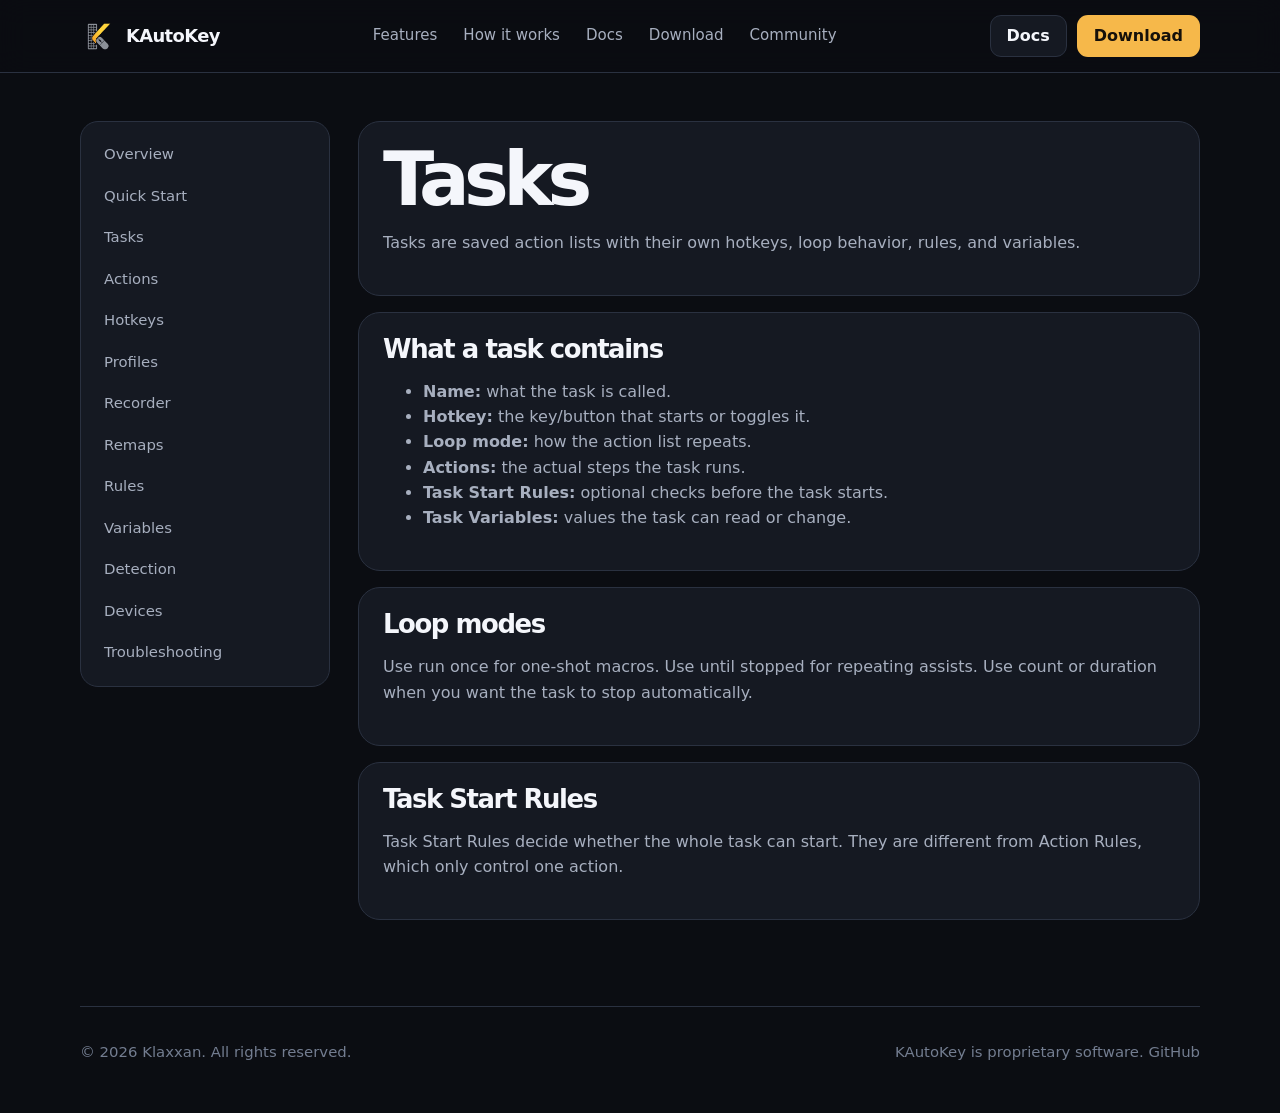
<file: docs/tasks.html>
<!DOCTYPE html>
<html lang="en">
<head>
<meta charset="UTF-8"/><meta name="viewport" content="width=device-width,initial-scale=1"/>
<title>KAutoKey Docs — Tasks</title>
<meta name="description" content="Tasks are saved action lists with their own hotkeys, loop behavior, rules, and variables."/>
<link rel="icon" href="../icon.ico?v=5" type="image/x-icon"/>
<link rel="stylesheet" href="../style.css"/>
</head>
<body><div class="nav"><nav class="wrap">
<a class="brand" href="../index.html"><img src="../icon.ico" alt=""/><span>KAutoKey</span></a>
<div class="links">
<a href="../index.html#features">Features</a>
<a href="../index.html#how">How it works</a>
<a href="index.html">Docs</a>
<a href="../index.html#download">Download</a>
<a href="../index.html#community">Community</a>
</div>
<div class="nav-actions"><a class="btn secondary" href="index.html">Docs</a><a class="btn primary" href="https://github.com/Klaxxan/-KAutoKey/releases/latest/download/KAutoKey-Setup.exe">Download</a></div>
</nav></div><div class="wrap docs-layout"><aside class="toc"><a href="index.html">Overview</a><a href="quick-start.html">Quick Start</a><a href="tasks.html">Tasks</a><a href="actions.html">Actions</a><a href="hotkeys.html">Hotkeys</a><a href="profiles.html">Profiles</a><a href="recorder.html">Recorder</a><a href="remaps.html">Remaps</a><a href="rules.html">Rules</a><a href="variables.html">Variables</a><a href="detection.html">Detection</a><a href="devices.html">Devices</a><a href="troubleshooting.html">Troubleshooting</a></aside><main class="doc-main"><div class="doc-hero"><h1>Tasks</h1><p>Tasks are saved action lists with their own hotkeys, loop behavior, rules, and variables.</p></div><section class="doc-section"><h2>What a task contains</h2><ul><li><strong>Name:</strong> what the task is called.</li><li><strong>Hotkey:</strong> the key/button that starts or toggles it.</li><li><strong>Loop mode:</strong> how the action list repeats.</li><li><strong>Actions:</strong> the actual steps the task runs.</li><li><strong>Task Start Rules:</strong> optional checks before the task starts.</li><li><strong>Task Variables:</strong> values the task can read or change.</li></ul></section><section class="doc-section"><h2>Loop modes</h2><p>Use run once for one-shot macros. Use until stopped for repeating assists. Use count or duration when you want the task to stop automatically.</p></section><section class="doc-section"><h2>Task Start Rules</h2><p>Task Start Rules decide whether the whole task can start. They are different from Action Rules, which only control one action.</p></section></main></div><footer class="wrap"><span>© 2026 Klaxxan. All rights reserved.</span><span>KAutoKey is proprietary software. <a href="https://github.com/Klaxxan/-KAutoKey" target="_blank" rel="noopener noreferrer">GitHub</a></span></footer></body></html>
</file>
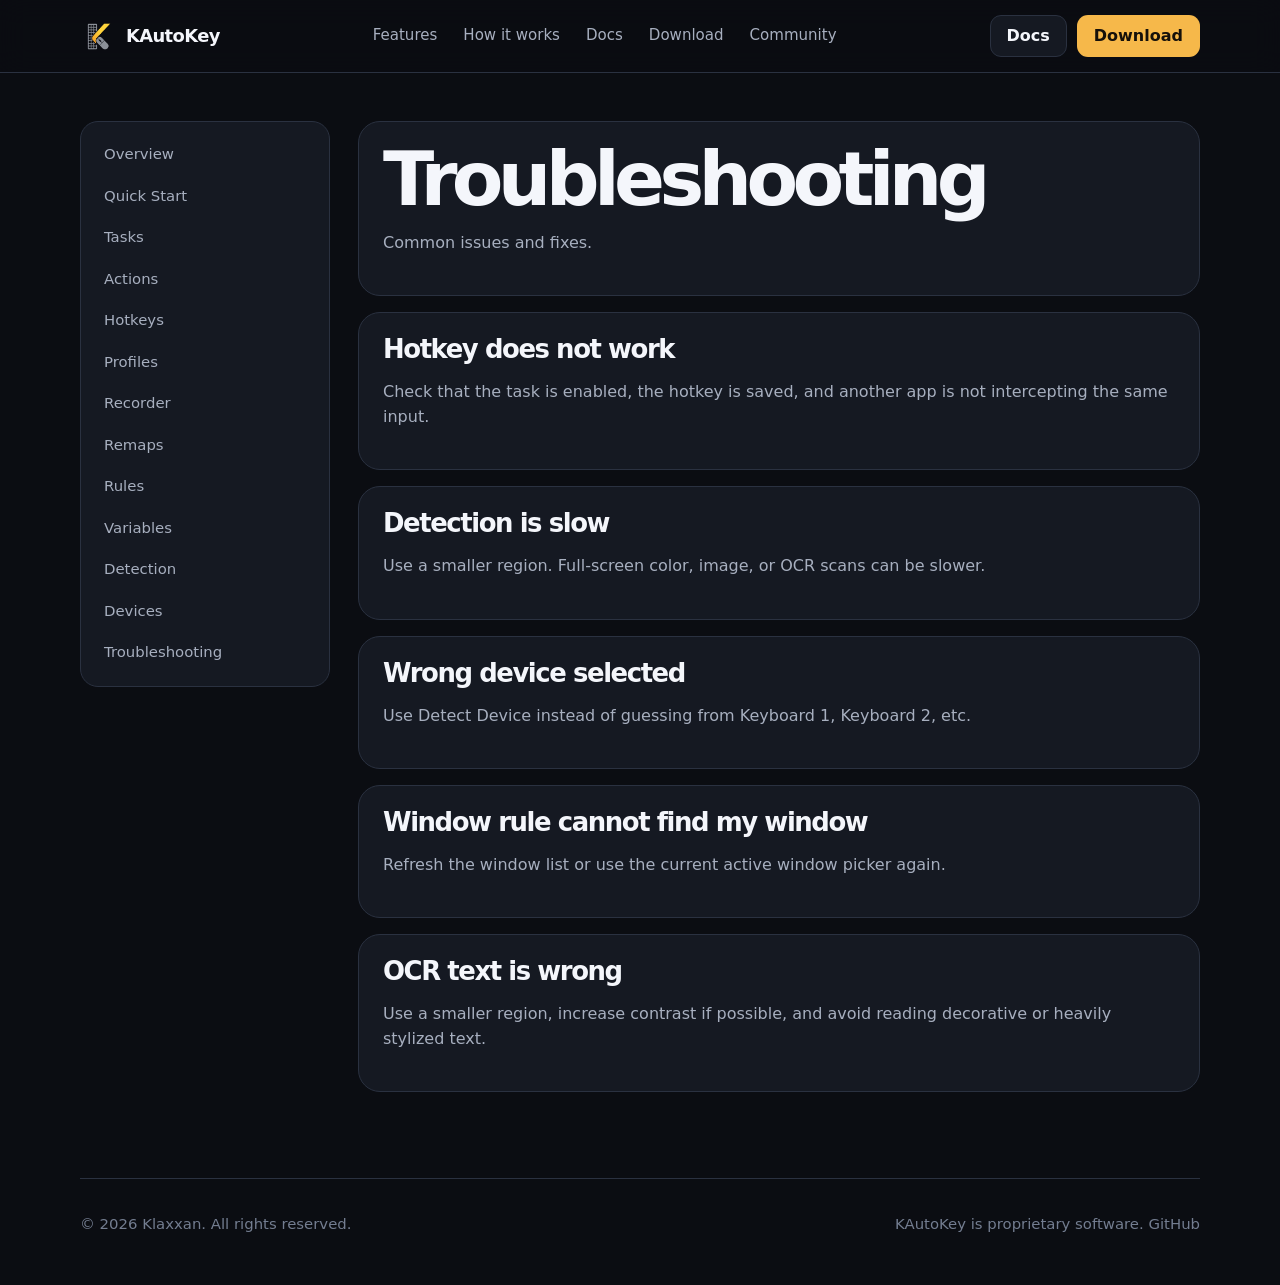
<file: docs/troubleshooting.html>
<!DOCTYPE html>
<html lang="en">
<head>
<meta charset="UTF-8"/><meta name="viewport" content="width=device-width,initial-scale=1"/>
<title>KAutoKey Docs — Troubleshooting</title>
<meta name="description" content="Common issues and fixes."/>
<link rel="icon" href="../icon.ico?v=5" type="image/x-icon"/>
<link rel="stylesheet" href="../style.css"/>
</head>
<body><div class="nav"><nav class="wrap">
<a class="brand" href="../index.html"><img src="../icon.ico" alt=""/><span>KAutoKey</span></a>
<div class="links">
<a href="../index.html#features">Features</a>
<a href="../index.html#how">How it works</a>
<a href="index.html">Docs</a>
<a href="../index.html#download">Download</a>
<a href="../index.html#community">Community</a>
</div>
<div class="nav-actions"><a class="btn secondary" href="index.html">Docs</a><a class="btn primary" href="https://github.com/Klaxxan/-KAutoKey/releases/latest/download/KAutoKey-Setup.exe">Download</a></div>
</nav></div><div class="wrap docs-layout"><aside class="toc"><a href="index.html">Overview</a><a href="quick-start.html">Quick Start</a><a href="tasks.html">Tasks</a><a href="actions.html">Actions</a><a href="hotkeys.html">Hotkeys</a><a href="profiles.html">Profiles</a><a href="recorder.html">Recorder</a><a href="remaps.html">Remaps</a><a href="rules.html">Rules</a><a href="variables.html">Variables</a><a href="detection.html">Detection</a><a href="devices.html">Devices</a><a href="troubleshooting.html">Troubleshooting</a></aside><main class="doc-main"><div class="doc-hero"><h1>Troubleshooting</h1><p>Common issues and fixes.</p></div><section class="doc-section"><h2>Hotkey does not work</h2><p>Check that the task is enabled, the hotkey is saved, and another app is not intercepting the same input.</p></section><section class="doc-section"><h2>Detection is slow</h2><p>Use a smaller region. Full-screen color, image, or OCR scans can be slower.</p></section><section class="doc-section"><h2>Wrong device selected</h2><p>Use Detect Device instead of guessing from Keyboard 1, Keyboard 2, etc.</p></section><section class="doc-section"><h2>Window rule cannot find my window</h2><p>Refresh the window list or use the current active window picker again.</p></section><section class="doc-section"><h2>OCR text is wrong</h2><p>Use a smaller region, increase contrast if possible, and avoid reading decorative or heavily stylized text.</p></section></main></div><footer class="wrap"><span>© 2026 Klaxxan. All rights reserved.</span><span>KAutoKey is proprietary software. <a href="https://github.com/Klaxxan/-KAutoKey" target="_blank" rel="noopener noreferrer">GitHub</a></span></footer></body></html>
</file>
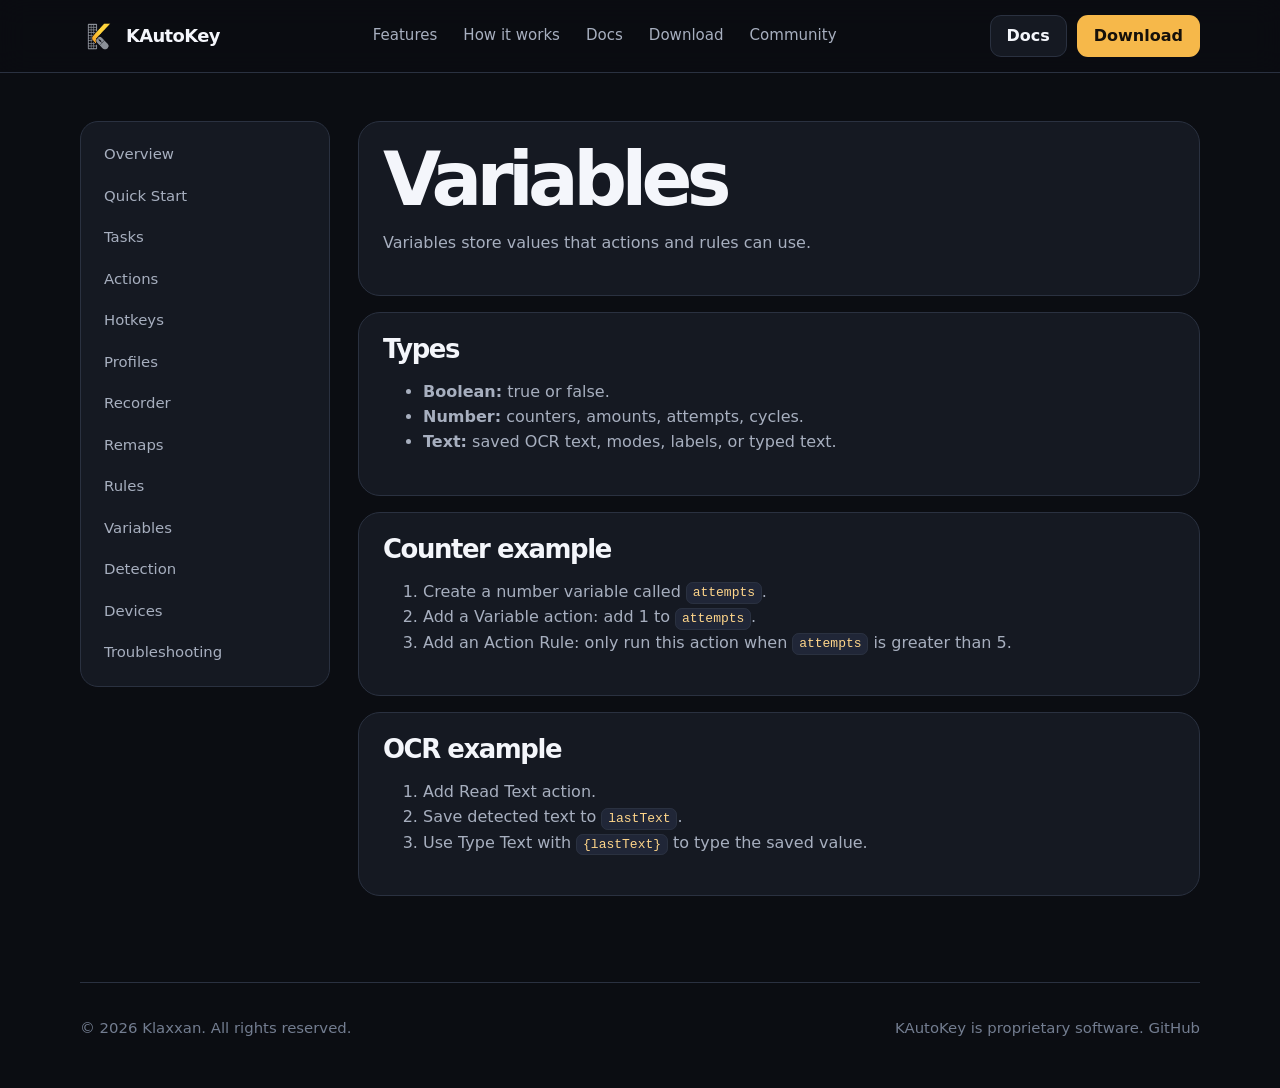
<file: docs/variables.html>
<!DOCTYPE html>
<html lang="en">
<head>
<meta charset="UTF-8"/><meta name="viewport" content="width=device-width,initial-scale=1"/>
<title>KAutoKey Docs — Variables</title>
<meta name="description" content="Variables store values that actions and rules can use."/>
<link rel="icon" href="../icon.ico?v=5" type="image/x-icon"/>
<link rel="stylesheet" href="../style.css"/>
</head>
<body><div class="nav"><nav class="wrap">
<a class="brand" href="../index.html"><img src="../icon.ico" alt=""/><span>KAutoKey</span></a>
<div class="links">
<a href="../index.html#features">Features</a>
<a href="../index.html#how">How it works</a>
<a href="index.html">Docs</a>
<a href="../index.html#download">Download</a>
<a href="../index.html#community">Community</a>
</div>
<div class="nav-actions"><a class="btn secondary" href="index.html">Docs</a><a class="btn primary" href="https://github.com/Klaxxan/-KAutoKey/releases/latest/download/KAutoKey-Setup.exe">Download</a></div>
</nav></div><div class="wrap docs-layout"><aside class="toc"><a href="index.html">Overview</a><a href="quick-start.html">Quick Start</a><a href="tasks.html">Tasks</a><a href="actions.html">Actions</a><a href="hotkeys.html">Hotkeys</a><a href="profiles.html">Profiles</a><a href="recorder.html">Recorder</a><a href="remaps.html">Remaps</a><a href="rules.html">Rules</a><a href="variables.html">Variables</a><a href="detection.html">Detection</a><a href="devices.html">Devices</a><a href="troubleshooting.html">Troubleshooting</a></aside><main class="doc-main"><div class="doc-hero"><h1>Variables</h1><p>Variables store values that actions and rules can use.</p></div><section class="doc-section"><h2>Types</h2><ul><li><strong>Boolean:</strong> true or false.</li><li><strong>Number:</strong> counters, amounts, attempts, cycles.</li><li><strong>Text:</strong> saved OCR text, modes, labels, or typed text.</li></ul></section><section class="doc-section"><h2>Counter example</h2><ol><li>Create a number variable called <code>attempts</code>.</li><li>Add a Variable action: add 1 to <code>attempts</code>.</li><li>Add an Action Rule: only run this action when <code>attempts</code> is greater than 5.</li></ol></section><section class="doc-section"><h2>OCR example</h2><ol><li>Add Read Text action.</li><li>Save detected text to <code>lastText</code>.</li><li>Use Type Text with <code>{lastText}</code> to type the saved value.</li></ol></section></main></div><footer class="wrap"><span>© 2026 Klaxxan. All rights reserved.</span><span>KAutoKey is proprietary software. <a href="https://github.com/Klaxxan/-KAutoKey" target="_blank" rel="noopener noreferrer">GitHub</a></span></footer></body></html>
</file>
<file: style.css>
:root{
  --bg:#0b0d12;--panel:#151922;--panel2:#1b202b;--line:#2a3140;
  --text:#f4f6fb;--muted:#a7afbf;--soft:#737d90;--accent:#f6b84a;
  --max:1120px;--r:18px;
}
*{box-sizing:border-box}
html{scroll-behavior:smooth}
body{margin:0;background:var(--bg);color:var(--text);font-family:Inter,ui-sans-serif,system-ui,-apple-system,BlinkMacSystemFont,"Segoe UI",sans-serif;line-height:1.58}
a{color:inherit;text-decoration:none}
.wrap{width:min(var(--max),calc(100% - 40px));margin:0 auto}
.nav{position:sticky;top:0;z-index:20;background:rgba(11,13,18,.92);backdrop-filter:blur(14px);border-bottom:1px solid var(--line)}
nav{min-height:72px;display:flex;align-items:center;justify-content:space-between;gap:20px}
.brand{display:flex;align-items:center;gap:10px;font-weight:800;letter-spacing:-.035em;font-size:1.12rem}
.brand img{width:36px;height:36px;border-radius:9px}
.links{display:flex;align-items:center;gap:4px;color:var(--muted);font-size:.94rem}
.links a,.toc a{padding:9px 11px;border-radius:10px}
.links a:hover,.toc a:hover{background:var(--panel2);color:var(--text)}
.nav-actions{display:flex;gap:10px}
.btn{display:inline-flex;align-items:center;justify-content:center;gap:8px;min-height:42px;padding:0 16px;border-radius:11px;border:1px solid var(--line);background:var(--panel);color:var(--text);font-weight:750;white-space:nowrap}
.btn:hover{background:var(--panel2)}
.btn.primary{border-color:transparent;background:var(--accent);color:#15100a}
.btn.primary:hover{background:#ffca68}
.hero{padding:78px 0 58px;display:grid;grid-template-columns:minmax(0,1fr) minmax(400px,.92fr);gap:52px;align-items:center}
.kicker{display:inline-flex;align-items:center;gap:8px;color:var(--accent);background:rgba(246,184,74,.1);border:1px solid rgba(246,184,74,.22);padding:7px 11px;border-radius:999px;font-size:.9rem;font-weight:700;margin-bottom:20px}
.kicker:before{content:"";width:7px;height:7px;border-radius:99px;background:var(--accent)}
h1{font-size:clamp(3.1rem,7vw,6.6rem);line-height:.9;letter-spacing:-.075em;margin:0}
.lead{color:#d7dce7;font-size:clamp(1.16rem,2vw,1.46rem);max-width:650px;margin:24px 0 0}
.body,.section-copy{color:var(--muted);max-width:650px}
.body{margin:16px 0 0;font-size:1.02rem}
.hero-actions,.download-actions{display:flex;flex-wrap:wrap;gap:12px;margin-top:28px}
.meta{display:flex;flex-wrap:wrap;gap:8px;margin-top:18px;color:var(--soft);font-size:.92rem}
.meta span{padding:6px 9px;border:1px solid var(--line);border-radius:999px;background:#0f1218}
.preview{border:1px solid var(--line);border-radius:24px;background:#11151d;overflow:hidden;box-shadow:0 26px 70px rgba(0,0,0,.38)}
.preview-top{height:42px;display:flex;align-items:center;justify-content:space-between;padding:0 14px;border-bottom:1px solid var(--line);background:#0f1218}
.window-title{display:flex;align-items:center;gap:8px;color:var(--muted);font-size:.84rem}
.window-title img{width:22px;height:22px;border-radius:6px}
.dots{display:flex;gap:7px}.dots span{width:10px;height:10px;border-radius:50%;background:#323a4a}
.app{display:grid;grid-template-columns:140px 1fr;min-height:390px}
.side{padding:16px 12px;border-right:1px solid var(--line);background:#121721}
.side strong{display:block;margin-bottom:16px;font-size:.92rem}
.side span{display:block;color:var(--muted);padding:8px 9px;border-radius:9px;font-size:.82rem;margin-bottom:5px}
.side span.active{background:#202637;color:#fff;border-left:3px solid var(--accent)}
.main{padding:16px}.task-head{display:flex;justify-content:space-between;gap:12px;margin-bottom:12px}
.task-head small{display:block;color:var(--soft);font-size:.76rem}
.fakebtn{height:28px;width:56px;border-radius:9px;background:var(--accent)}
.fields{display:grid;grid-template-columns:1fr 1fr 1fr;gap:8px;margin-bottom:14px}
.field{border:1px solid var(--line);background:#10141c;border-radius:12px;padding:10px}
.field small{display:block;color:var(--soft);font-size:.7rem;margin-bottom:6px}
.inputline{height:24px;border-radius:7px;background:#202637}
.actions-head{display:flex;align-items:center;justify-content:space-between;margin-bottom:9px}
.action-buttons{display:flex;gap:6px}.action-buttons span{background:#202637;color:#ccd3e0;border-radius:999px;padding:5px 8px;font-size:.7rem}
.rows{display:grid;gap:7px}.row{display:grid;grid-template-columns:26px 1fr auto;gap:9px;align-items:center;border:1px solid var(--line);background:#111720;border-radius:12px;padding:8px 9px}
.row .num{color:var(--soft);font-size:.78rem;text-align:center}.row strong{font-size:.84rem;display:block}.row small{color:var(--soft);font-size:.72rem;display:block}
.edit{font-size:.7rem;color:var(--muted);background:#202637;border-radius:999px;padding:5px 9px}
section{padding:64px 0}.section-head{display:flex;align-items:end;justify-content:space-between;gap:30px;margin-bottom:24px}
.label{color:var(--accent);font-weight:800;font-size:.8rem;text-transform:uppercase;letter-spacing:.14em;margin-bottom:10px}
h2{margin:0;font-size:clamp(2rem,4vw,3.25rem);line-height:1;letter-spacing:-.055em}
.grid{display:grid;grid-template-columns:repeat(3,1fr);gap:14px}
.card,.ccard,.doc-card{background:var(--panel);border:1px solid var(--line);border-radius:var(--r);padding:20px}
.card{min-height:165px}.icon{width:38px;height:38px;border-radius:11px;background:#232a38;display:grid;place-items:center;margin-bottom:14px;color:var(--accent);font-weight:800}
.card h3{margin:0 0 8px;font-size:1.08rem}.card p,.ccard span,.doc-card span,.doc-main p,.doc-main li{color:var(--muted)}
.split{display:grid;grid-template-columns:.85fr 1.15fr;gap:34px;align-items:start}
.steps{display:grid;gap:10px}.step{display:grid;grid-template-columns:42px 1fr;gap:13px;border:1px solid var(--line);background:var(--panel);border-radius:var(--r);padding:16px}
.step-num{height:32px;border-radius:999px;background:rgba(246,184,74,.12);color:var(--accent);display:grid;place-items:center;font-weight:850}
.step h3{margin:0 0 4px}.step p{margin:0;color:var(--muted)}
.download{background:linear-gradient(135deg,#171c27,#11151d);border:1px solid var(--line);border-radius:26px;padding:36px}
.note{color:var(--soft);font-size:.92rem;margin-top:14px}
.community{display:grid;grid-template-columns:repeat(4,1fr);gap:14px}.ccard{min-height:142px}.ccard:hover{background:var(--panel2)}
footer{padding:34px 0 48px;border-top:1px solid var(--line);display:flex;justify-content:space-between;gap:18px;flex-wrap:wrap;color:var(--soft);font-size:.93rem}
.docs-layout{display:grid;grid-template-columns:250px 1fr;gap:28px;padding:48px 0 70px}
.toc{position:sticky;top:100px;align-self:start;background:var(--panel);border:1px solid var(--line);border-radius:18px;padding:12px}
.toc a{display:block;color:var(--muted);font-size:.93rem}
.doc-main{min-width:0}.doc-hero,.doc-section{background:var(--panel);border:1px solid var(--line);border-radius:22px;padding:24px;margin-bottom:16px}
.doc-hero h1{font-size:clamp(2.6rem,6vw,4.7rem)}
.doc-section h2{font-size:1.62rem}.doc-section h3{margin:22px 0 8px}
.doc-grid{display:grid;grid-template-columns:repeat(2,1fr);gap:12px}.doc-card{padding:15px}.doc-card span{display:block;margin-top:4px}
.callout{border-left:3px solid var(--accent);background:#111720;padding:14px 16px;border-radius:12px;color:var(--muted)}
code{background:#202637;border:1px solid var(--line);border-radius:7px;color:#ffd68a;padding:.15rem .36rem}
@media(max-width:940px){.hero,.split,.docs-layout{grid-template-columns:1fr}.grid{grid-template-columns:repeat(2,1fr)}.community{grid-template-columns:repeat(2,1fr)}.links{display:none}.toc{position:static}.preview{max-width:620px}.section-head{display:block}.section-copy{margin-top:14px}}
@media(max-width:640px){.wrap{width:min(100% - 28px,var(--max))}.nav-actions .secondary{display:none}.hero{padding-top:52px}.hero-actions,.download-actions{flex-direction:column}.btn{width:100%}.app{grid-template-columns:1fr}.side{display:none}.fields{grid-template-columns:1fr}.action-buttons{display:none}.row{grid-template-columns:24px 1fr}.edit{display:none}.grid,.community,.doc-grid{grid-template-columns:1fr}}
</file>
